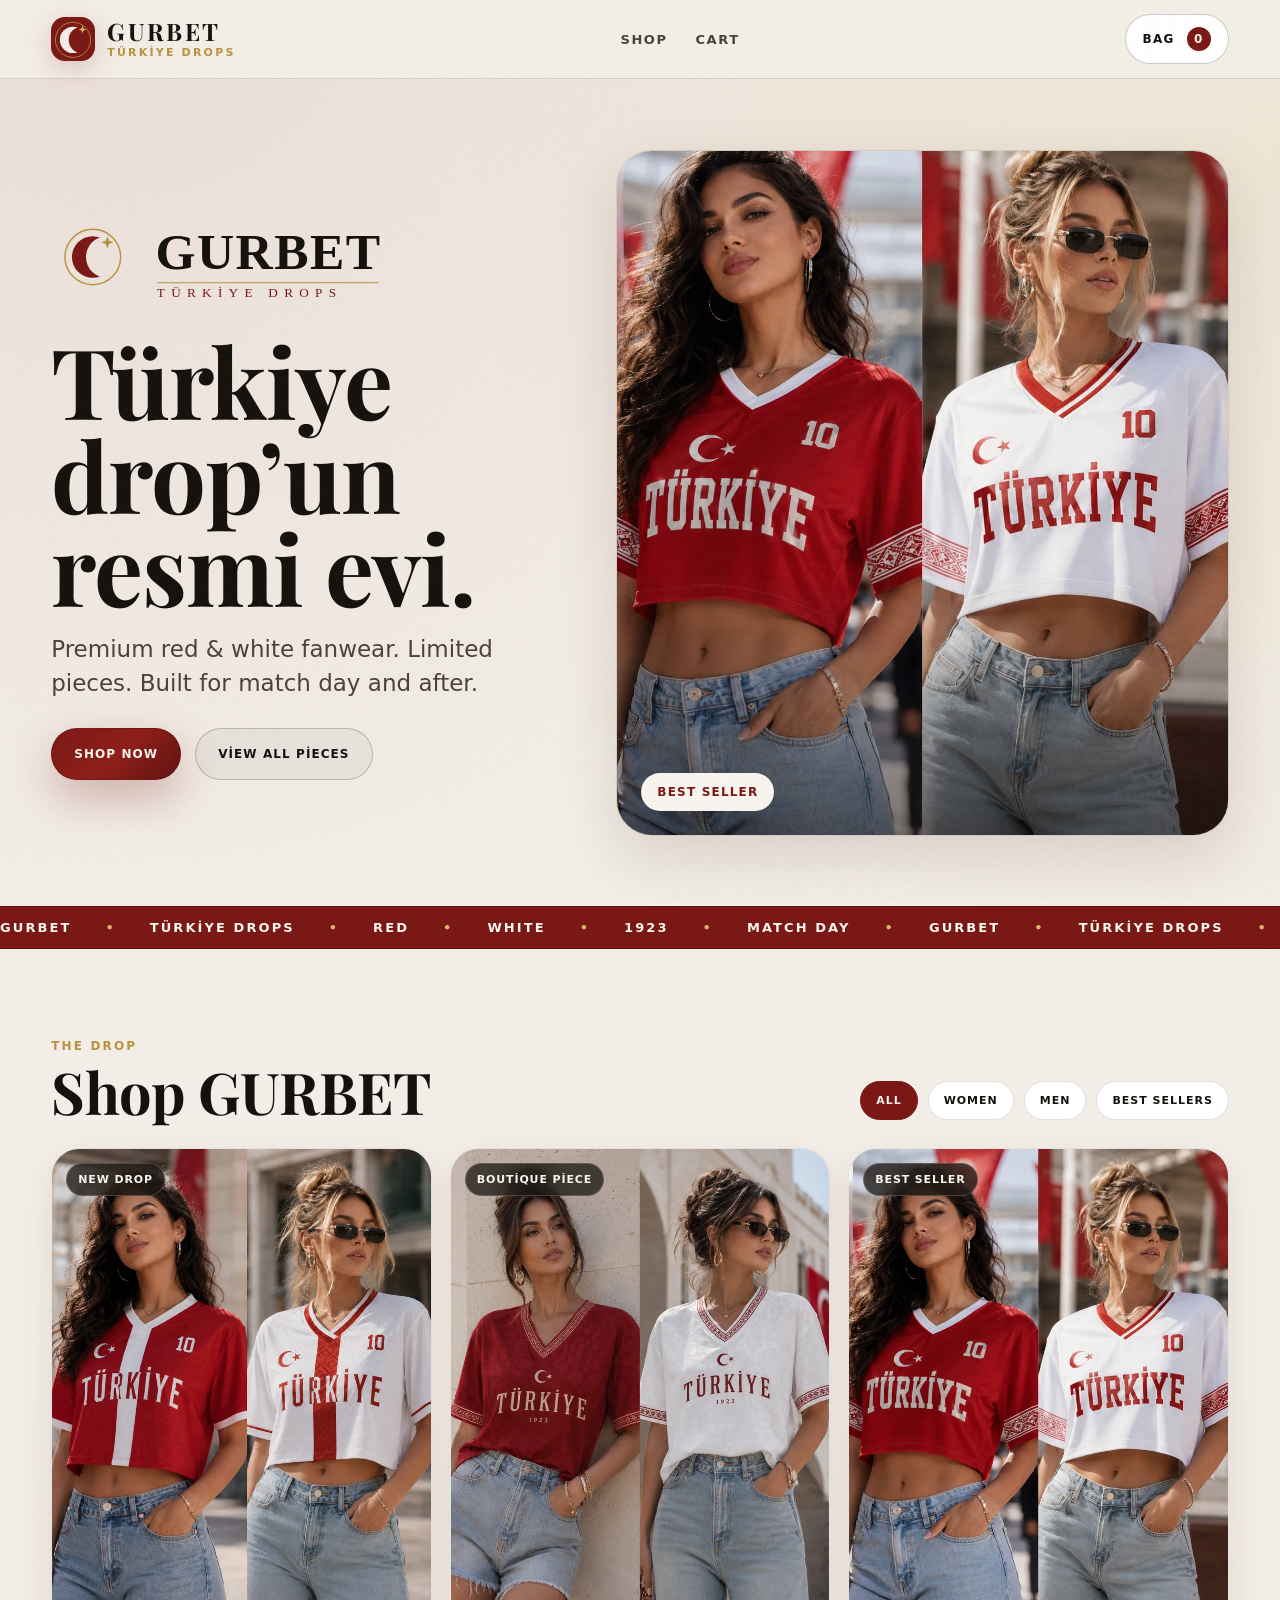
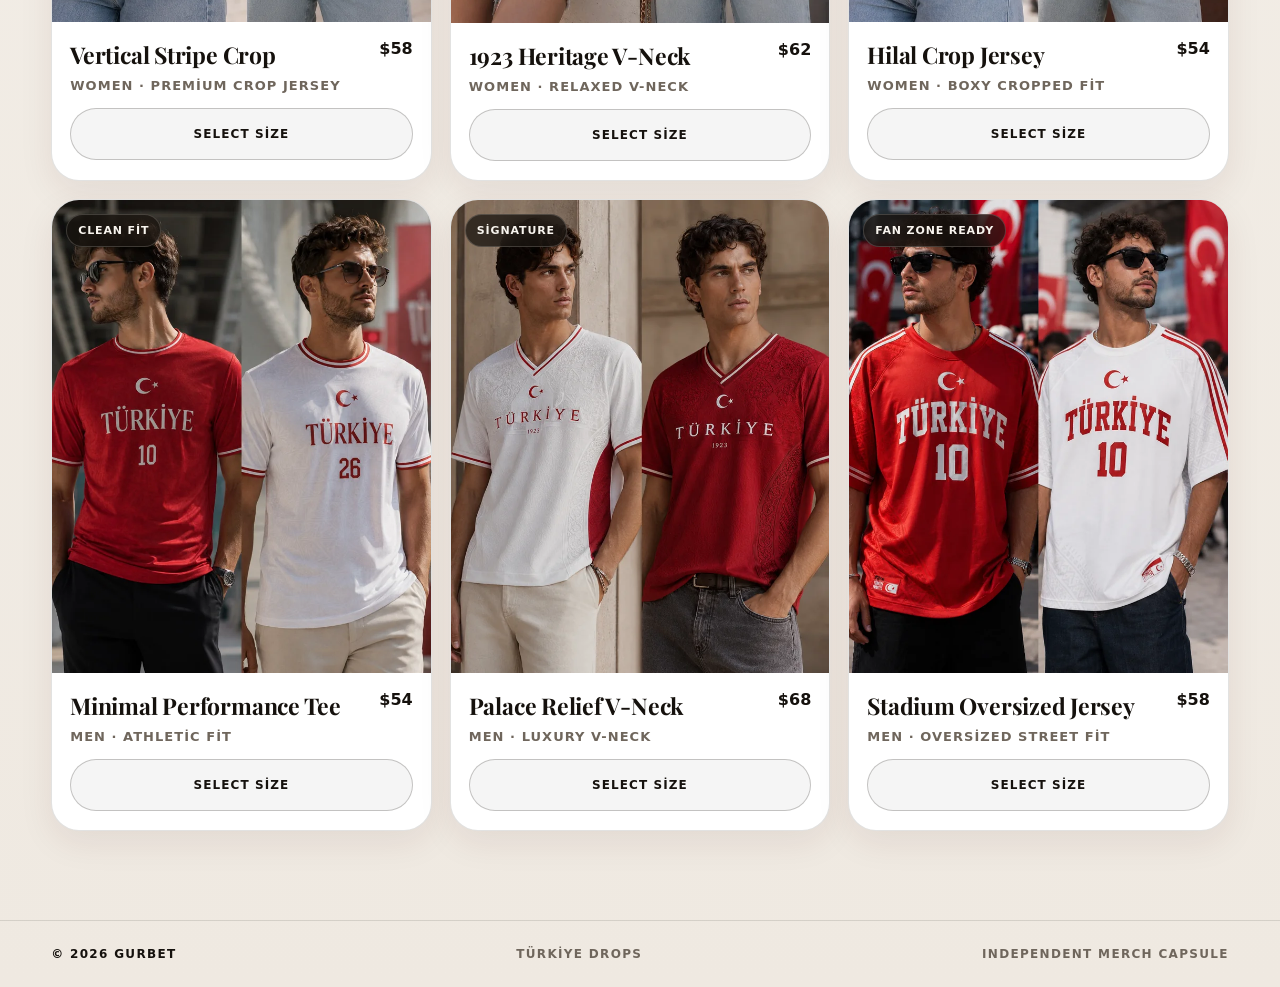
<file: index.html>
<!doctype html>
<html lang="tr">
<head>
  <meta charset="utf-8" />
  <meta name="viewport" content="width=device-width, initial-scale=1, viewport-fit=cover" />
  <title>GURBET | Türkiye Drops</title>
  <meta name="description" content="GURBET Türkiye Drops. Premium Türkiye-inspired merch and fanwear for match day, travel, and diaspora style." />
  <meta property="og:title" content="GURBET | Türkiye Drops" />
  <meta property="og:description" content="Premium Türkiye-inspired merch. Red and white drops, limited pieces." />
  <meta property="og:image" content="assets/og-image.png" />
  <meta property="og:type" content="website" />
  <meta name="twitter:card" content="summary_large_image" />
  <meta name="twitter:image" content="assets/og-image.png" />
  <meta name="theme-color" content="#f2ede6" />
  <link rel="preconnect" href="https://fonts.googleapis.com" />
  <link rel="preconnect" href="https://fonts.gstatic.com" crossorigin />
  <link href="https://fonts.googleapis.com/css2?family=Playfair+Display:wght@500;600;700;800&display=swap" rel="stylesheet" />
  <link rel="icon" href="assets/favicon.ico" sizes="any" />
  <link rel="icon" type="image/svg+xml" href="assets/logo-mark-2026.svg" />
  <link rel="icon" type="image/png" sizes="32x32" href="assets/favicon-32.png" />
  <link rel="icon" type="image/png" sizes="16x16" href="assets/favicon-16.png" />
  <link rel="apple-touch-icon" href="assets/apple-touch-icon.png" />
  <link rel="manifest" href="site.webmanifest" />
  <link rel="stylesheet" href="styles.css" />
</head>
<body data-page="home">
  <div class="noise" aria-hidden="true"></div>
  <header class="site-header">
    <a class="brand" href="index.html" aria-label="GURBET home">
      <img src="assets/logo-mark-2026.svg" alt="" />
      <span><strong>GURBET</strong><small>Türkiye Drops</small></span>
    </a>
    <nav class="nav-links" aria-label="Main navigation">
      <a href="index.html#shop">Shop</a>
      <a href="cart.html">Cart</a>
    </nav>
    <button class="bag-btn" type="button" data-open-cart>Bag <b data-bag-count>0</b></button>
  </header>

  <main>
    <section class="hero shop-hero">
      <div class="hero-copy">
        <img class="hero-logo" src="assets/logo-gurbet-2026.svg" alt="GURBET Türkiye Drops" />
        <h1>Türkiye drop’un resmi evi.</h1>
        <p>Premium red & white fanwear. Limited pieces. Built for match day and after.</p>
        <div class="hero-actions">
          <a class="btn primary" href="#shop">Shop now</a>
          <button class="btn ghost" type="button" data-scroll-to-products>View all pieces</button>
        </div>
      </div>
      <a class="hero-image" href="product.html?id=w-classic-crop" aria-label="Open Hilal Crop Jersey">
        <picture>
          <source srcset="assets/women_classic_crop.webp" type="image/webp">
          <img src="assets/women_classic_crop.jpg" alt="GURBET Türkiye Drops red and white crop jerseys" loading="eager">
        </picture>
        <span>Best seller</span>
      </a>
    </section>

    <section class="ticker" aria-label="Collection tags">
      <div>
        <span>GURBET</span><span>TÜRKİYE DROPS</span><span>RED</span><span>WHITE</span><span>1923</span><span>MATCH DAY</span>
        <span>GURBET</span><span>TÜRKİYE DROPS</span><span>RED</span><span>WHITE</span><span>1923</span><span>MATCH DAY</span>
      </div>
    </section>

    <section class="shop section" id="shop">
      <div class="shop-head">
        <div>
          <p class="eyebrow">The drop</p>
          <h2>Shop GURBET</h2>
        </div>
        <div class="filters" role="group" aria-label="Product filter">
          <button class="filter active" data-filter="all" type="button">All</button>
          <button class="filter" data-filter="women" type="button">Women</button>
          <button class="filter" data-filter="men" type="button">Men</button>
          <button class="filter" data-filter="best" type="button">Best sellers</button>
        </div>
      </div>
      <div class="product-grid" data-product-grid></div>
    </section>
  </main>

  <aside class="cart-drawer" data-cart-drawer aria-hidden="true">
    <div class="cart-panel">
      <div class="cart-top">
        <div><p class="eyebrow">GURBET</p><h2>Your bag</h2></div>
        <button class="icon" type="button" data-close-cart aria-label="Close cart">×</button>
      </div>
      <div class="drawer-items" data-cart-items></div>
      <div class="drawer-bottom">
        <div class="subtotal"><span>Subtotal</span><strong data-subtotal>$0</strong></div>
        <a class="btn primary full" href="checkout.html">Checkout</a>
        <a class="btn ghost full" href="cart.html">View cart</a>
      </div>
    </div>
  </aside>

  <footer class="footer">
    <span>© <span data-year></span> GURBET</span>
    <span>Türkiye Drops</span>
    <span>Independent merch capsule</span>
  </footer>
  <script src="app.js"></script>
</body>
</html>
</file>
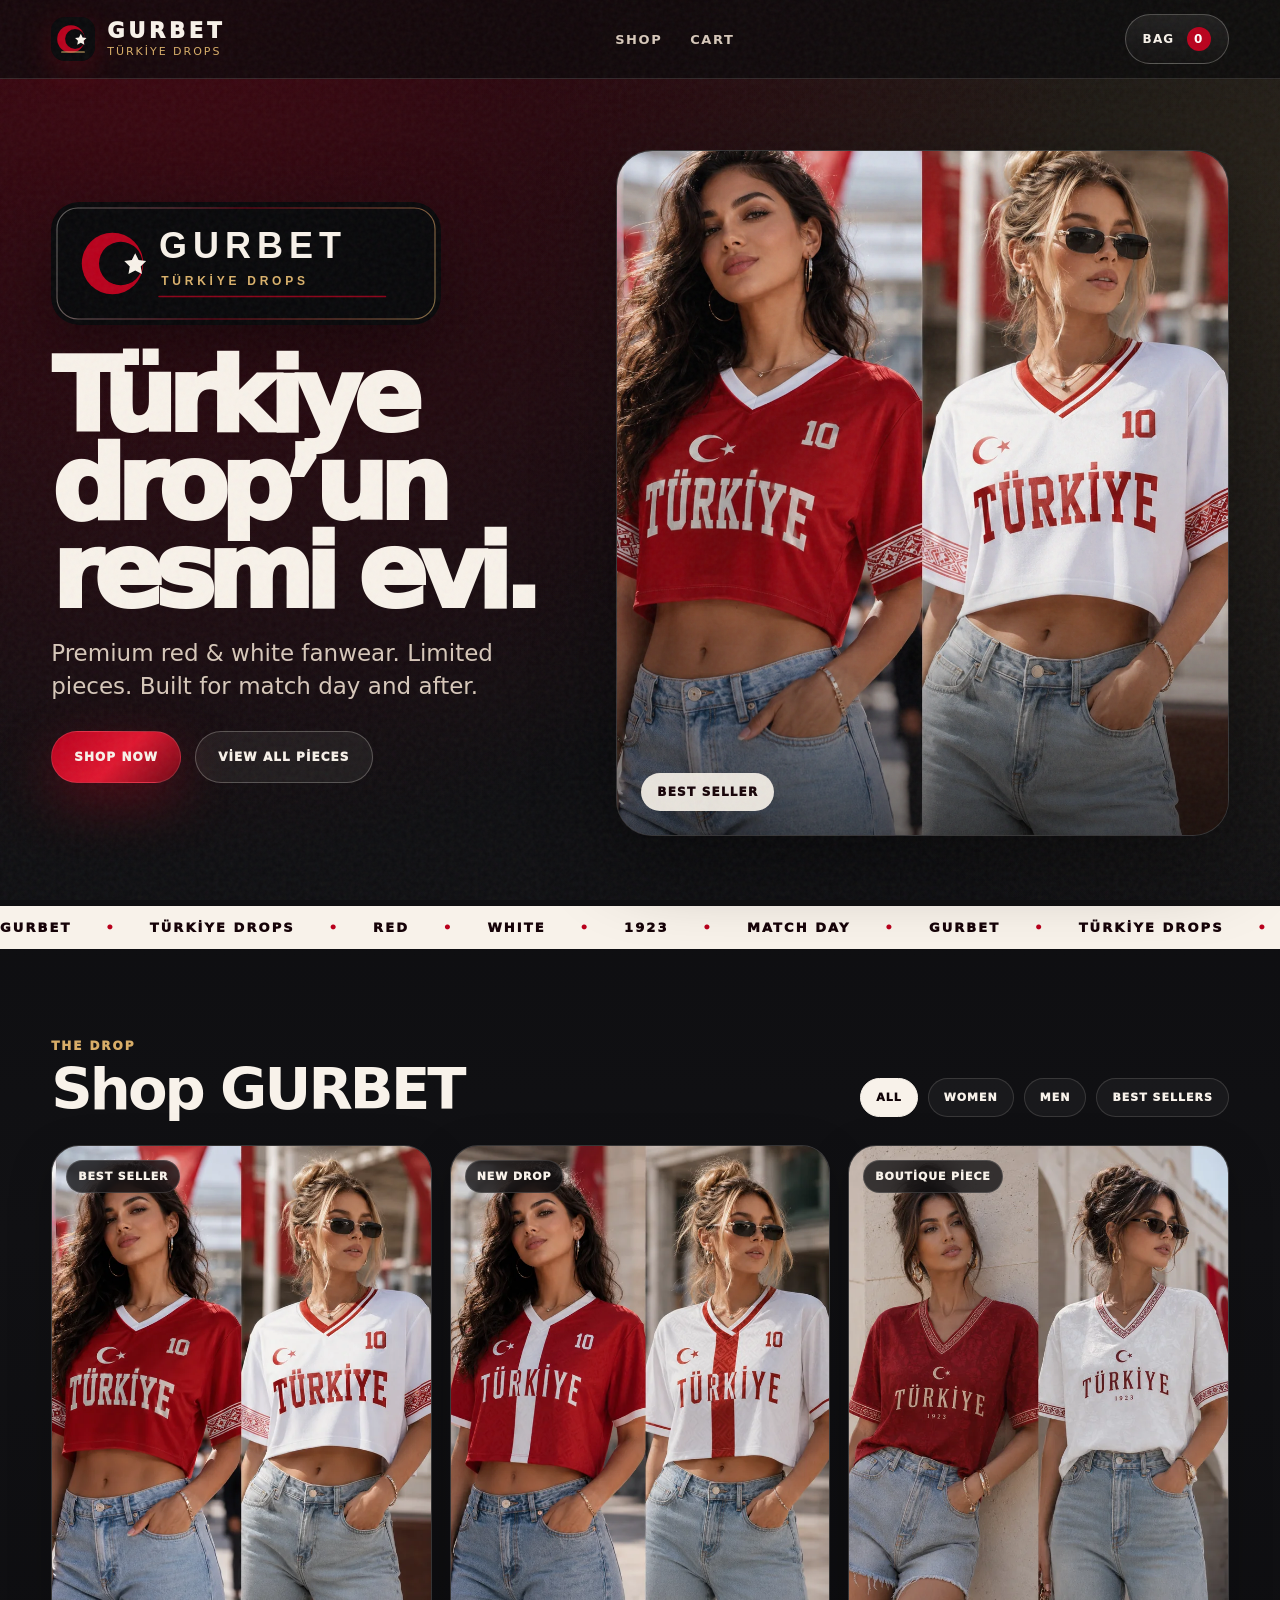
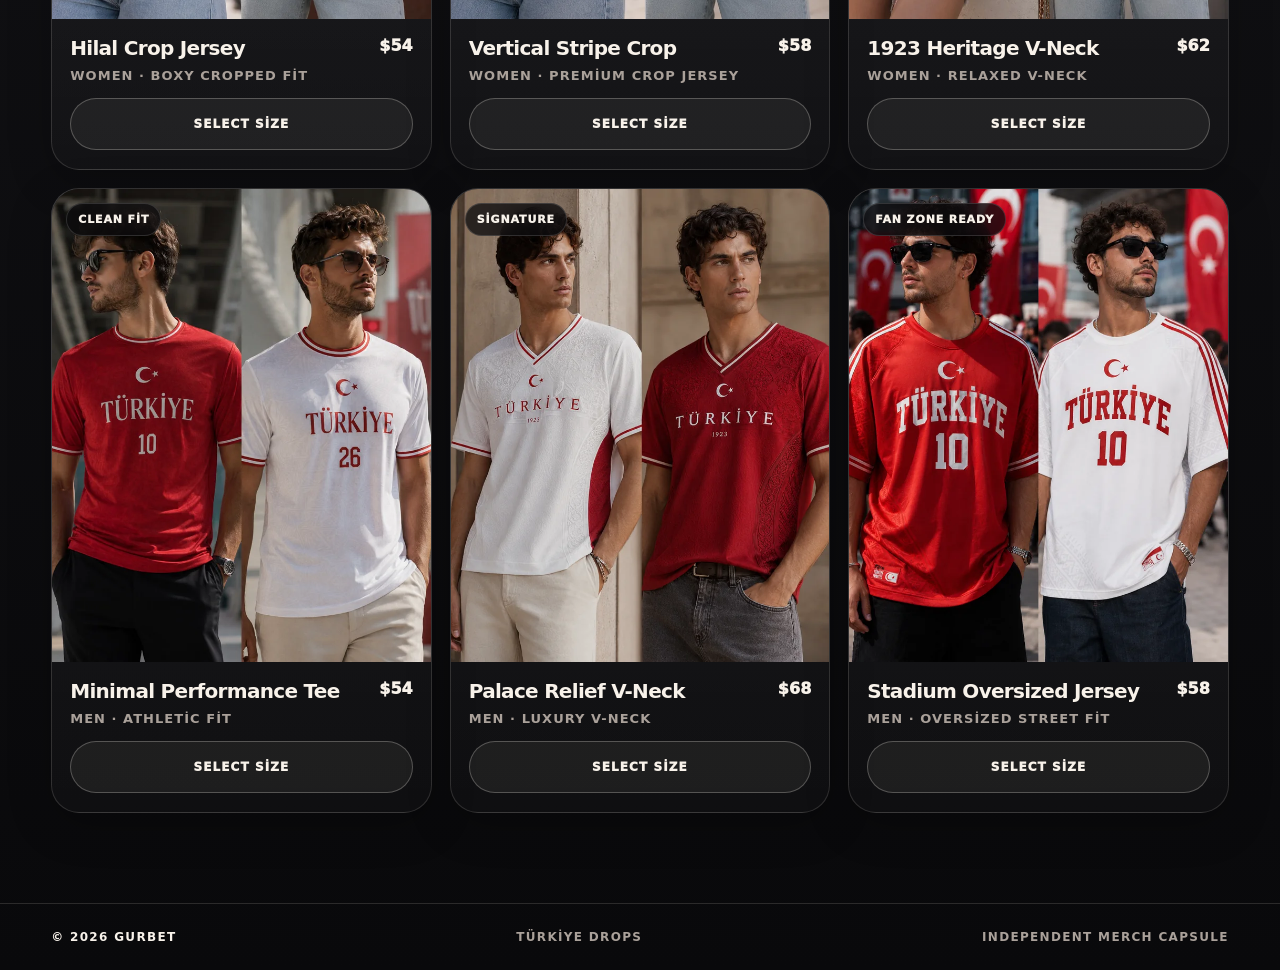
<file: gurbet_official_store/index.html>
<!doctype html>
<html lang="tr">
<head>
  <meta charset="utf-8" />
  <meta name="viewport" content="width=device-width, initial-scale=1, viewport-fit=cover" />
  <title>GURBET | Türkiye Drops</title>
  <meta name="description" content="GURBET Türkiye Drops. Premium Türkiye-inspired merch and fanwear for match day, travel, and diaspora style." />
  <meta property="og:title" content="GURBET | Türkiye Drops" />
  <meta property="og:description" content="Premium Türkiye-inspired merch. Red and white drops, limited pieces." />
  <meta property="og:image" content="assets/og-image.png" />
  <meta property="og:type" content="website" />
  <meta name="twitter:card" content="summary_large_image" />
  <meta name="twitter:image" content="assets/og-image.png" />
  <meta name="theme-color" content="#09090b" />
  <link rel="icon" href="assets/favicon.ico" sizes="any" />
  <link rel="icon" type="image/svg+xml" href="assets/logo-mark.svg" />
  <link rel="icon" type="image/png" sizes="32x32" href="assets/favicon-32.png" />
  <link rel="icon" type="image/png" sizes="16x16" href="assets/favicon-16.png" />
  <link rel="apple-touch-icon" href="assets/apple-touch-icon.png" />
  <link rel="manifest" href="site.webmanifest" />
  <link rel="stylesheet" href="styles.css" />
</head>
<body data-page="home">
  <div class="noise" aria-hidden="true"></div>
  <header class="site-header">
    <a class="brand" href="index.html" aria-label="GURBET home">
      <img src="assets/logo-mark.svg" alt="" />
      <span><strong>GURBET</strong><small>Türkiye Drops</small></span>
    </a>
    <nav class="nav-links" aria-label="Main navigation">
      <a href="index.html#shop">Shop</a>
      <a href="cart.html">Cart</a>
    </nav>
    <button class="bag-btn" type="button" data-open-cart>Bag <b data-bag-count>0</b></button>
  </header>

  <main>
    <section class="hero shop-hero">
      <div class="hero-copy">
        <img class="hero-logo" src="assets/logo-gurbet.svg" alt="GURBET Türkiye Drops" />
        <h1>Türkiye drop’un resmi evi.</h1>
        <p>Premium red & white fanwear. Limited pieces. Built for match day and after.</p>
        <div class="hero-actions">
          <a class="btn primary" href="#shop">Shop now</a>
          <button class="btn ghost" type="button" data-scroll-to-products>View all pieces</button>
        </div>
      </div>
      <a class="hero-image" href="product.html?id=w-classic-crop" aria-label="Open Hilal Crop Jersey">
        <picture>
          <source srcset="assets/women_classic_crop.webp" type="image/webp">
          <img src="assets/women_classic_crop.jpg" alt="GURBET Türkiye Drops red and white crop jerseys" loading="eager">
        </picture>
        <span>Best seller</span>
      </a>
    </section>

    <section class="ticker" aria-label="Collection tags">
      <div>
        <span>GURBET</span><span>TÜRKİYE DROPS</span><span>RED</span><span>WHITE</span><span>1923</span><span>MATCH DAY</span>
        <span>GURBET</span><span>TÜRKİYE DROPS</span><span>RED</span><span>WHITE</span><span>1923</span><span>MATCH DAY</span>
      </div>
    </section>

    <section class="shop section" id="shop">
      <div class="shop-head">
        <div>
          <p class="eyebrow">The drop</p>
          <h2>Shop GURBET</h2>
        </div>
        <div class="filters" role="group" aria-label="Product filter">
          <button class="filter active" data-filter="all" type="button">All</button>
          <button class="filter" data-filter="women" type="button">Women</button>
          <button class="filter" data-filter="men" type="button">Men</button>
          <button class="filter" data-filter="best" type="button">Best sellers</button>
        </div>
      </div>
      <div class="product-grid" data-product-grid></div>
    </section>
  </main>

  <aside class="cart-drawer" data-cart-drawer aria-hidden="true">
    <div class="cart-panel">
      <div class="cart-top">
        <div><p class="eyebrow">GURBET</p><h2>Your bag</h2></div>
        <button class="icon" type="button" data-close-cart aria-label="Close cart">×</button>
      </div>
      <div class="drawer-items" data-cart-items></div>
      <div class="drawer-bottom">
        <div class="subtotal"><span>Subtotal</span><strong data-subtotal>$0</strong></div>
        <a class="btn primary full" href="checkout.html">Checkout</a>
        <a class="btn ghost full" href="cart.html">View cart</a>
      </div>
    </div>
  </aside>

  <footer class="footer">
    <span>© <span data-year></span> GURBET</span>
    <span>Türkiye Drops</span>
    <span>Independent merch capsule</span>
  </footer>
  <script src="app.js"></script>
</body>
</html>
</file>
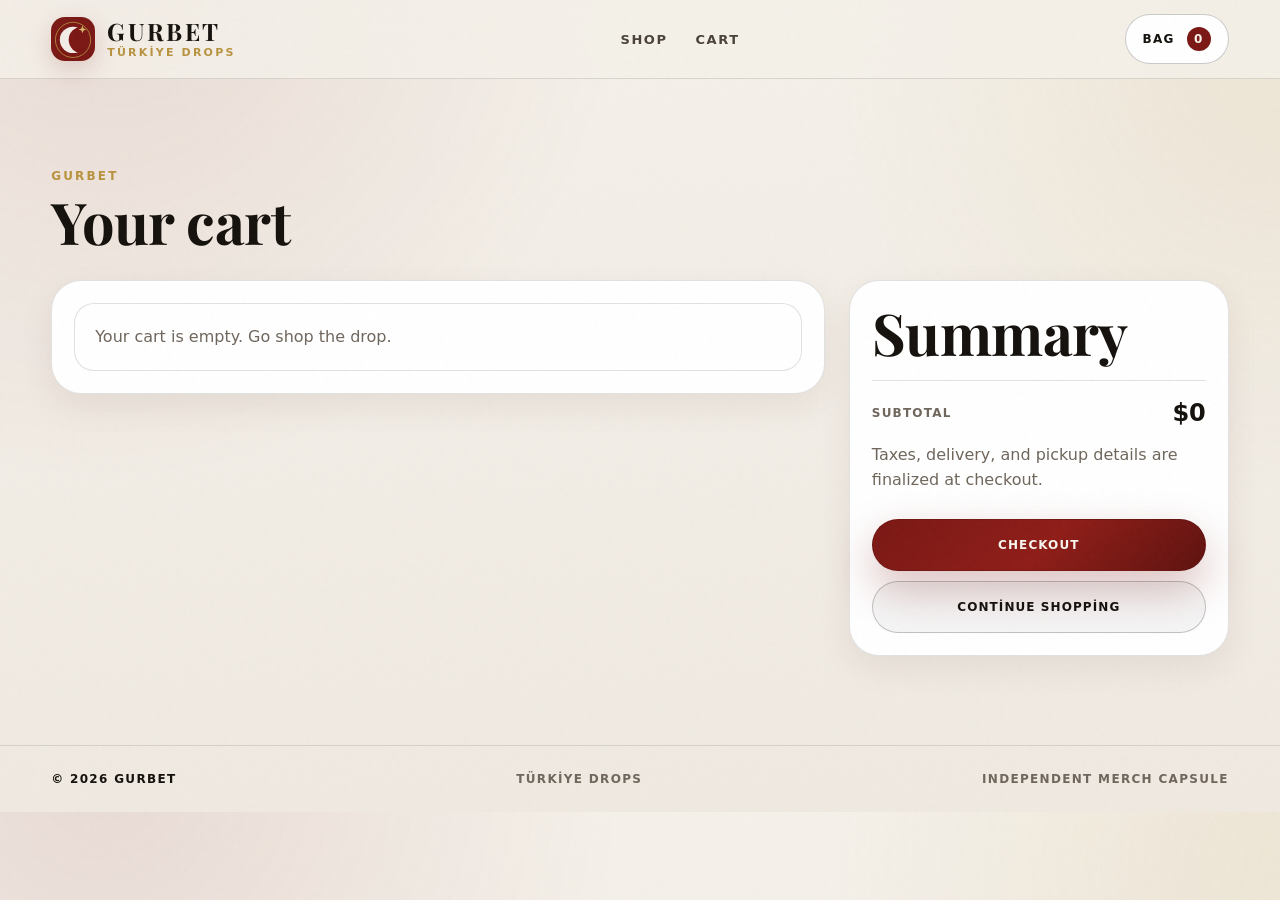
<file: cart.html>
<!doctype html>
<html lang="tr">
<head>
  <meta charset="utf-8" />
  <meta name="viewport" content="width=device-width, initial-scale=1, viewport-fit=cover" />
  <title>Cart | GURBET Türkiye Drops</title>
  <meta name="description" content="Your GURBET Türkiye Drops shopping cart." />
  <meta name="theme-color" content="#f2ede6" />
  <link rel="preconnect" href="https://fonts.googleapis.com" />
  <link rel="preconnect" href="https://fonts.gstatic.com" crossorigin />
  <link href="https://fonts.googleapis.com/css2?family=Playfair+Display:wght@500;600;700;800&display=swap" rel="stylesheet" />
  <link rel="icon" href="assets/favicon.ico" sizes="any" />
  <link rel="icon" type="image/svg+xml" href="assets/logo-mark-2026.svg" />
  <link rel="icon" type="image/png" sizes="32x32" href="assets/favicon-32.png" />
  <link rel="icon" type="image/png" sizes="16x16" href="assets/favicon-16.png" />
  <link rel="apple-touch-icon" href="assets/apple-touch-icon.png" />
  <link rel="manifest" href="site.webmanifest" />
  <link rel="stylesheet" href="styles.css" />
</head>
<body data-page="cart">
  <div class="noise" aria-hidden="true"></div>
  <header class="site-header">
    <a class="brand" href="index.html" aria-label="GURBET home"><img src="assets/logo-mark-2026.svg" alt="" /><span><strong>GURBET</strong><small>Türkiye Drops</small></span></a>
    <nav class="nav-links" aria-label="Main navigation"><a href="index.html#shop">Shop</a><a href="cart.html">Cart</a></nav>
    <button class="bag-btn" type="button" data-open-cart>Bag <b data-bag-count>0</b></button>
  </header>
  <main class="section cart-page">
    <div class="page-title"><p class="eyebrow">GURBET</p><h1>Your cart</h1></div>
    <div class="cart-layout">
      <section class="cart-list" data-cart-page-items></section>
      <aside class="order-summary">
        <h2>Summary</h2>
        <div class="subtotal big"><span>Subtotal</span><strong data-subtotal>$0</strong></div>
        <p>Taxes, delivery, and pickup details are finalized at checkout.</p>
        <a class="btn primary full" href="checkout.html">Checkout</a>
        <a class="btn ghost full" href="index.html#shop">Continue shopping</a>
      </aside>
    </div>
  </main>
  <aside class="cart-drawer" data-cart-drawer aria-hidden="true"><div class="cart-panel"><div class="cart-top"><div><p class="eyebrow">GURBET</p><h2>Your bag</h2></div><button class="icon" type="button" data-close-cart>×</button></div><div class="drawer-items" data-cart-items></div><div class="drawer-bottom"><div class="subtotal"><span>Subtotal</span><strong data-subtotal>$0</strong></div><a class="btn primary full" href="checkout.html">Checkout</a></div></div></aside>
  <footer class="footer"><span>© <span data-year></span> GURBET</span><span>Türkiye Drops</span><span>Independent merch capsule</span></footer>
  <script src="app.js"></script>
</body>
</html>
</file>
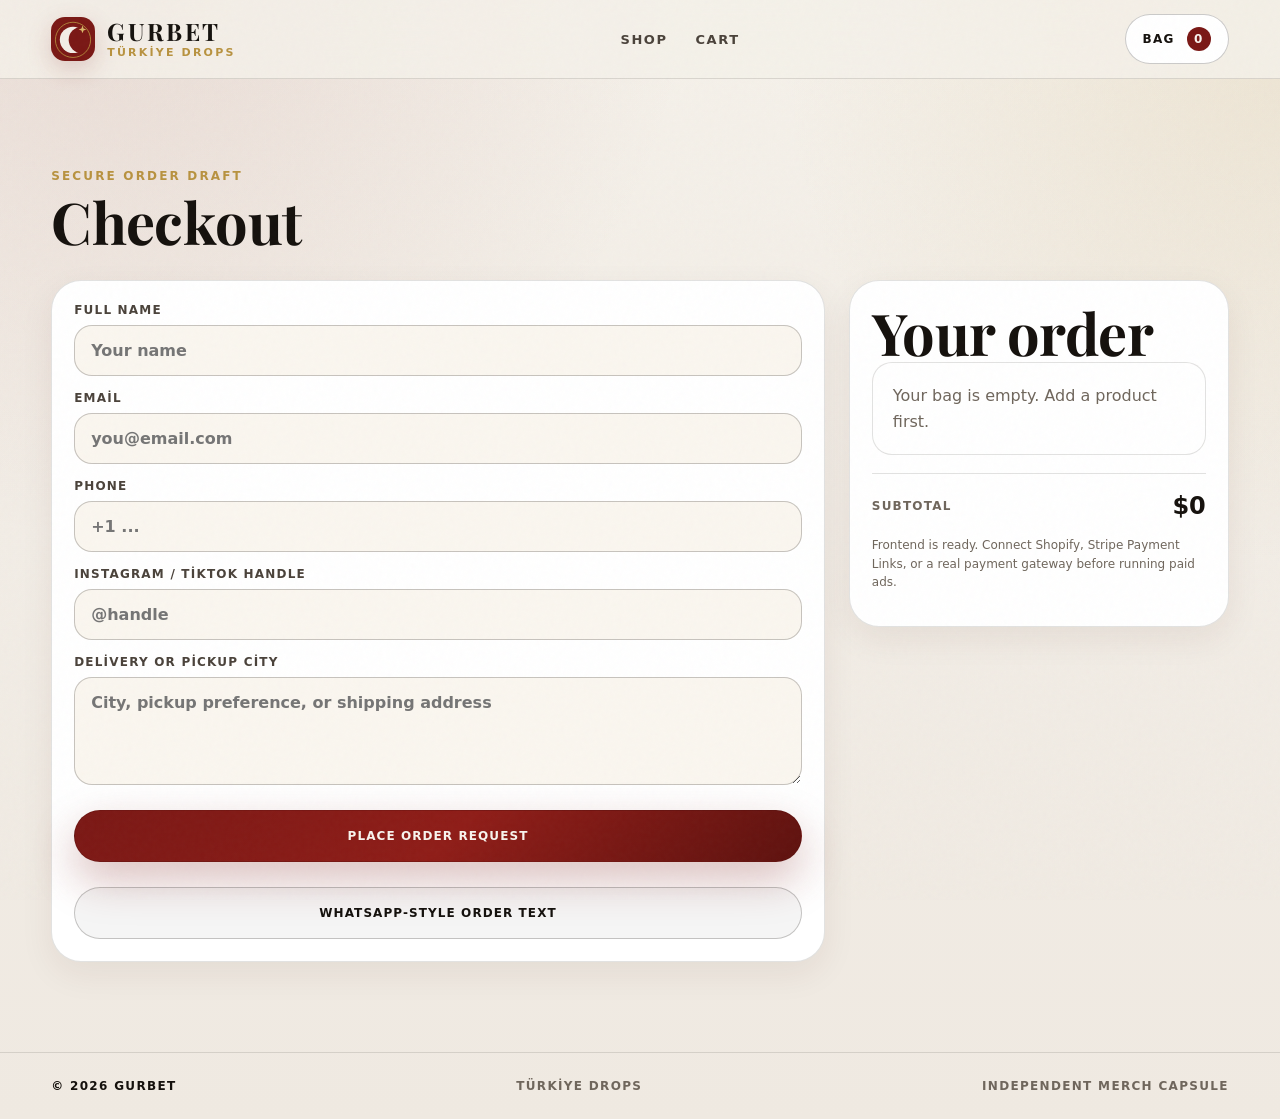
<file: checkout.html>
<!doctype html>
<html lang="tr">
<head>
  <meta charset="utf-8" />
  <meta name="viewport" content="width=device-width, initial-scale=1, viewport-fit=cover" />
  <title>Checkout | GURBET Türkiye Drops</title>
  <meta name="description" content="GURBET Türkiye Drops checkout." />
  <meta name="theme-color" content="#f2ede6" />
  <link rel="preconnect" href="https://fonts.googleapis.com" />
  <link rel="preconnect" href="https://fonts.gstatic.com" crossorigin />
  <link href="https://fonts.googleapis.com/css2?family=Playfair+Display:wght@500;600;700;800&display=swap" rel="stylesheet" />
  <link rel="icon" href="assets/favicon.ico" sizes="any" />
  <link rel="icon" type="image/svg+xml" href="assets/logo-mark-2026.svg" />
  <link rel="icon" type="image/png" sizes="32x32" href="assets/favicon-32.png" />
  <link rel="icon" type="image/png" sizes="16x16" href="assets/favicon-16.png" />
  <link rel="apple-touch-icon" href="assets/apple-touch-icon.png" />
  <link rel="manifest" href="site.webmanifest" />
  <link rel="stylesheet" href="styles.css" />
</head>
<body data-page="checkout">
  <div class="noise" aria-hidden="true"></div>
  <header class="site-header">
    <a class="brand" href="index.html" aria-label="GURBET home"><img src="assets/logo-mark-2026.svg" alt="" /><span><strong>GURBET</strong><small>Türkiye Drops</small></span></a>
    <nav class="nav-links" aria-label="Main navigation"><a href="index.html#shop">Shop</a><a href="cart.html">Cart</a></nav>
    <button class="bag-btn" type="button" data-open-cart>Bag <b data-bag-count>0</b></button>
  </header>
  <main class="section checkout-page">
    <div class="page-title"><p class="eyebrow">Secure order draft</p><h1>Checkout</h1></div>
    <div class="checkout-layout">
      <form class="checkout-form" data-checkout-form>
        <label>Full name<input name="name" autocomplete="name" required placeholder="Your name" /></label>
        <label>Email<input name="email" type="email" autocomplete="email" required placeholder="you@email.com" /></label>
        <label>Phone<input name="phone" autocomplete="tel" placeholder="+1 ..." /></label>
        <label>Instagram / TikTok handle<input name="handle" placeholder="@handle" /></label>
        <label>Delivery or pickup city<textarea name="delivery" rows="4" placeholder="City, pickup preference, or shipping address"></textarea></label>
        <button class="btn primary full" type="submit">Place order request</button>
        <button class="btn ghost full" type="button" data-whatsapp-order>WhatsApp-style order text</button>
      </form>
      <aside class="order-summary checkout-summary">
        <h2>Your order</h2>
        <div data-checkout-items></div>
        <div class="subtotal big"><span>Subtotal</span><strong data-subtotal>$0</strong></div>
        <p class="micro">Frontend is ready. Connect Shopify, Stripe Payment Links, or a real payment gateway before running paid ads.</p>
      </aside>
    </div>
  </main>
  <aside class="cart-drawer" data-cart-drawer aria-hidden="true"><div class="cart-panel"><div class="cart-top"><div><p class="eyebrow">GURBET</p><h2>Your bag</h2></div><button class="icon" type="button" data-close-cart>×</button></div><div class="drawer-items" data-cart-items></div><div class="drawer-bottom"><div class="subtotal"><span>Subtotal</span><strong data-subtotal>$0</strong></div><a class="btn primary full" href="checkout.html">Checkout</a></div></div></aside>
  <footer class="footer"><span>© <span data-year></span> GURBET</span><span>Türkiye Drops</span><span>Independent merch capsule</span></footer>
  <script src="app.js"></script>
</body>
</html>
</file>
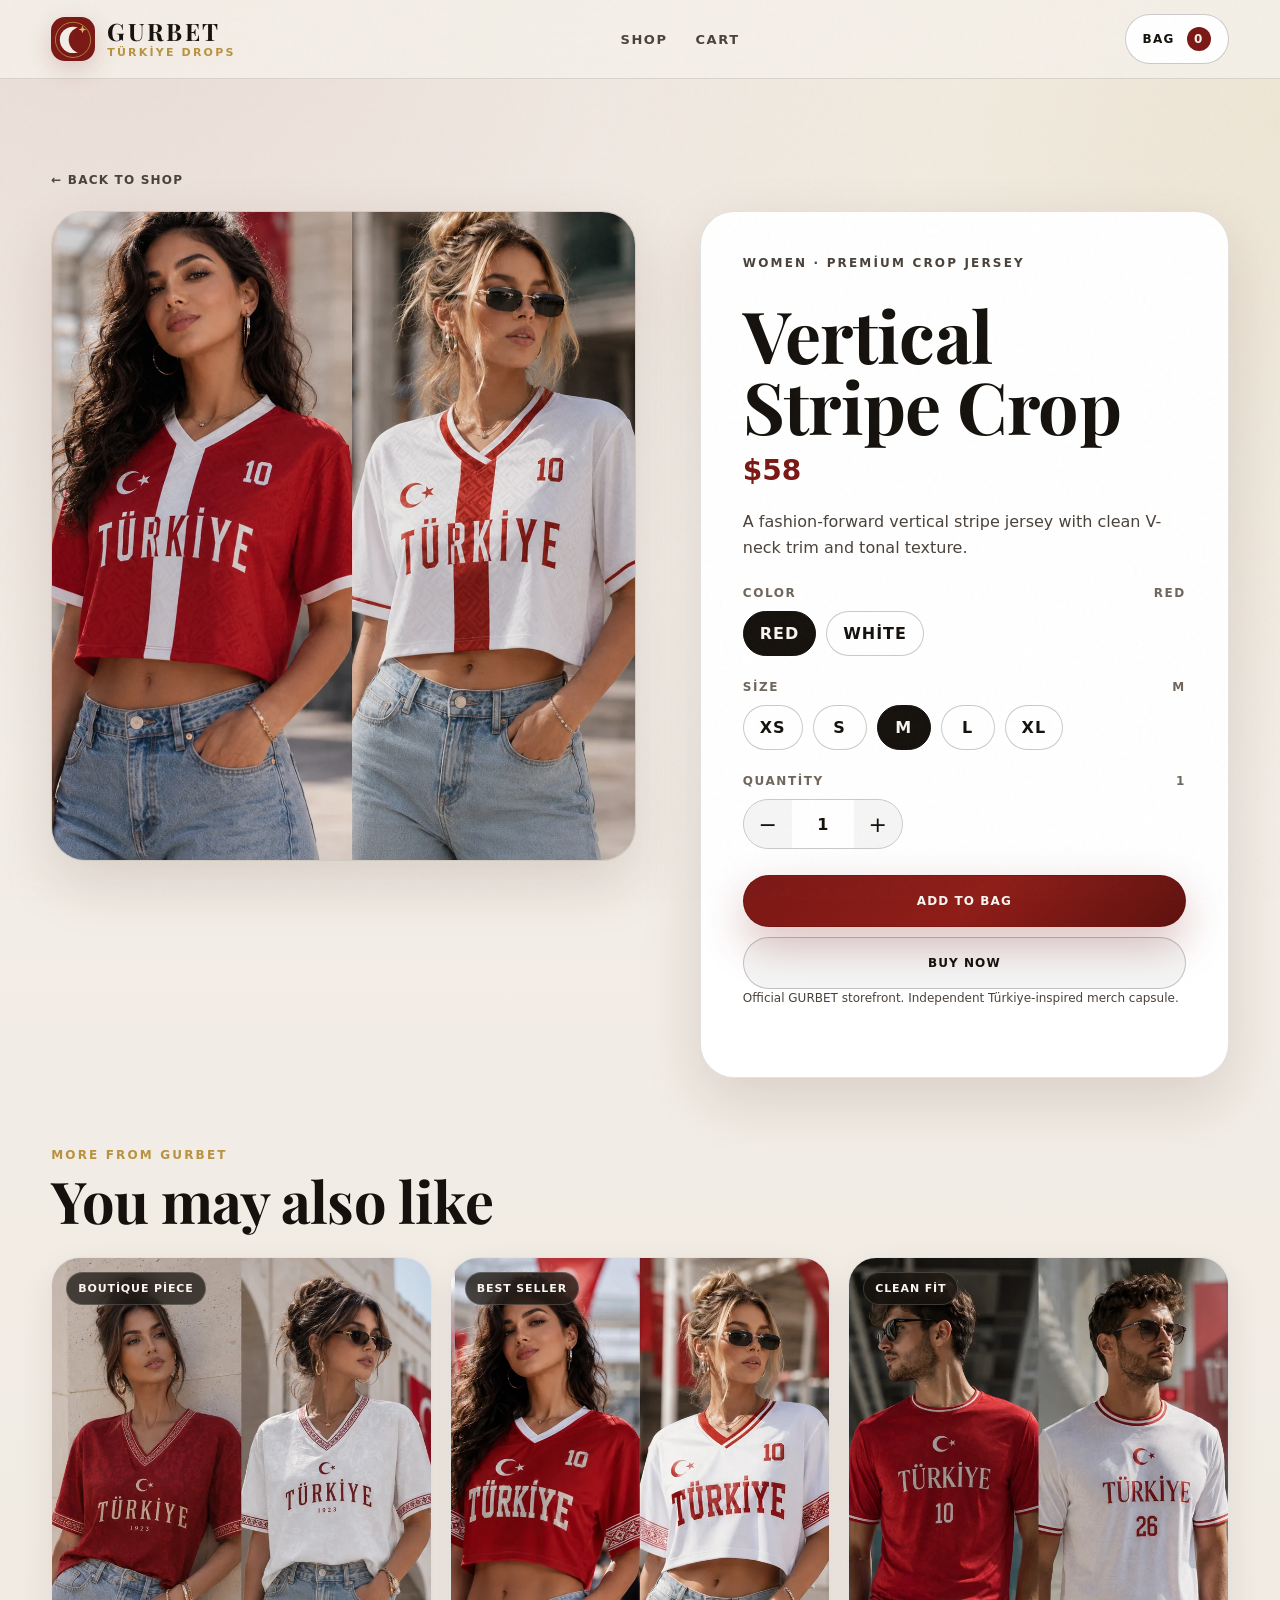
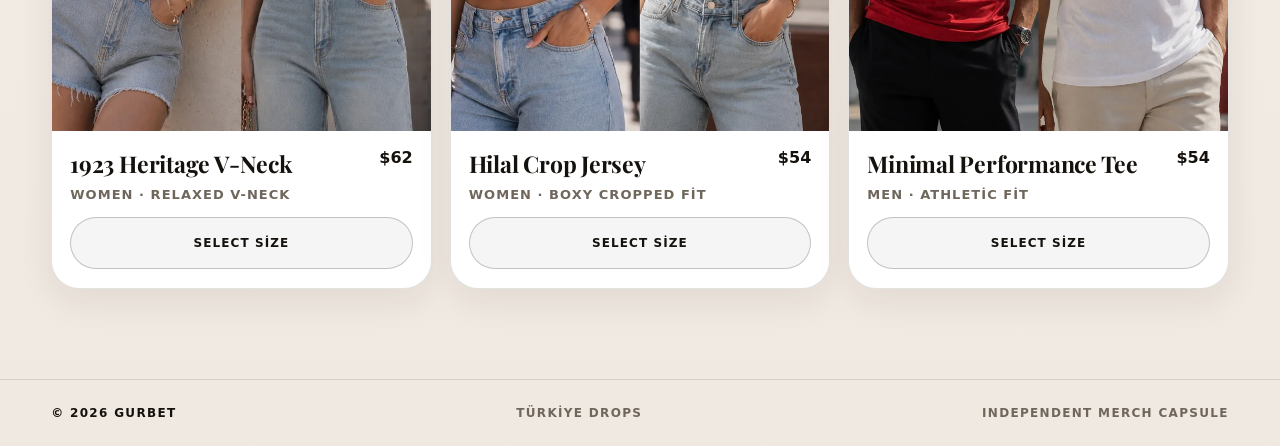
<file: product.html>
<!doctype html>
<html lang="tr">
<head>
  <meta charset="utf-8" />
  <meta name="viewport" content="width=device-width, initial-scale=1, viewport-fit=cover" />
  <title>Product | GURBET Türkiye Drops</title>
  <meta name="description" content="Shop GURBET Türkiye Drops product page with size, color, quantity, and add to bag." />
  <meta name="theme-color" content="#f2ede6" />
  <link rel="preconnect" href="https://fonts.googleapis.com" />
  <link rel="preconnect" href="https://fonts.gstatic.com" crossorigin />
  <link href="https://fonts.googleapis.com/css2?family=Playfair+Display:wght@500;600;700;800&display=swap" rel="stylesheet" />
  <link rel="icon" href="assets/favicon.ico" sizes="any" />
  <link rel="icon" type="image/svg+xml" href="assets/logo-mark-2026.svg" />
  <link rel="icon" type="image/png" sizes="32x32" href="assets/favicon-32.png" />
  <link rel="icon" type="image/png" sizes="16x16" href="assets/favicon-16.png" />
  <link rel="apple-touch-icon" href="assets/apple-touch-icon.png" />
  <link rel="manifest" href="site.webmanifest" />
  <link rel="stylesheet" href="styles.css" />
</head>
<body data-page="product">
  <div class="noise" aria-hidden="true"></div>
  <header class="site-header">
    <a class="brand" href="index.html" aria-label="GURBET home">
      <img src="assets/logo-mark-2026.svg" alt="" />
      <span><strong>GURBET</strong><small>Türkiye Drops</small></span>
    </a>
    <nav class="nav-links" aria-label="Main navigation">
      <a href="index.html#shop">Shop</a>
      <a href="cart.html">Cart</a>
    </nav>
    <button class="bag-btn" type="button" data-open-cart>Bag <b data-bag-count>0</b></button>
  </header>

  <main class="product-page section">
    <a class="back-link" href="index.html#shop">← Back to shop</a>
    <section class="product-detail" data-product-detail></section>
    <section class="related-wrap">
      <div class="shop-head"><div><p class="eyebrow">More from GURBET</p><h2>You may also like</h2></div></div>
      <div class="product-grid compact" data-related-products></div>
    </section>
  </main>

  <aside class="cart-drawer" data-cart-drawer aria-hidden="true">
    <div class="cart-panel">
      <div class="cart-top">
        <div><p class="eyebrow">GURBET</p><h2>Your bag</h2></div>
        <button class="icon" type="button" data-close-cart aria-label="Close cart">×</button>
      </div>
      <div class="drawer-items" data-cart-items></div>
      <div class="drawer-bottom">
        <div class="subtotal"><span>Subtotal</span><strong data-subtotal>$0</strong></div>
        <a class="btn primary full" href="checkout.html">Checkout</a>
        <a class="btn ghost full" href="cart.html">View cart</a>
      </div>
    </div>
  </aside>

  <footer class="footer"><span>© <span data-year></span> GURBET</span><span>Türkiye Drops</span><span>Independent merch capsule</span></footer>
  <script src="app.js"></script>
</body>
</html>
</file>
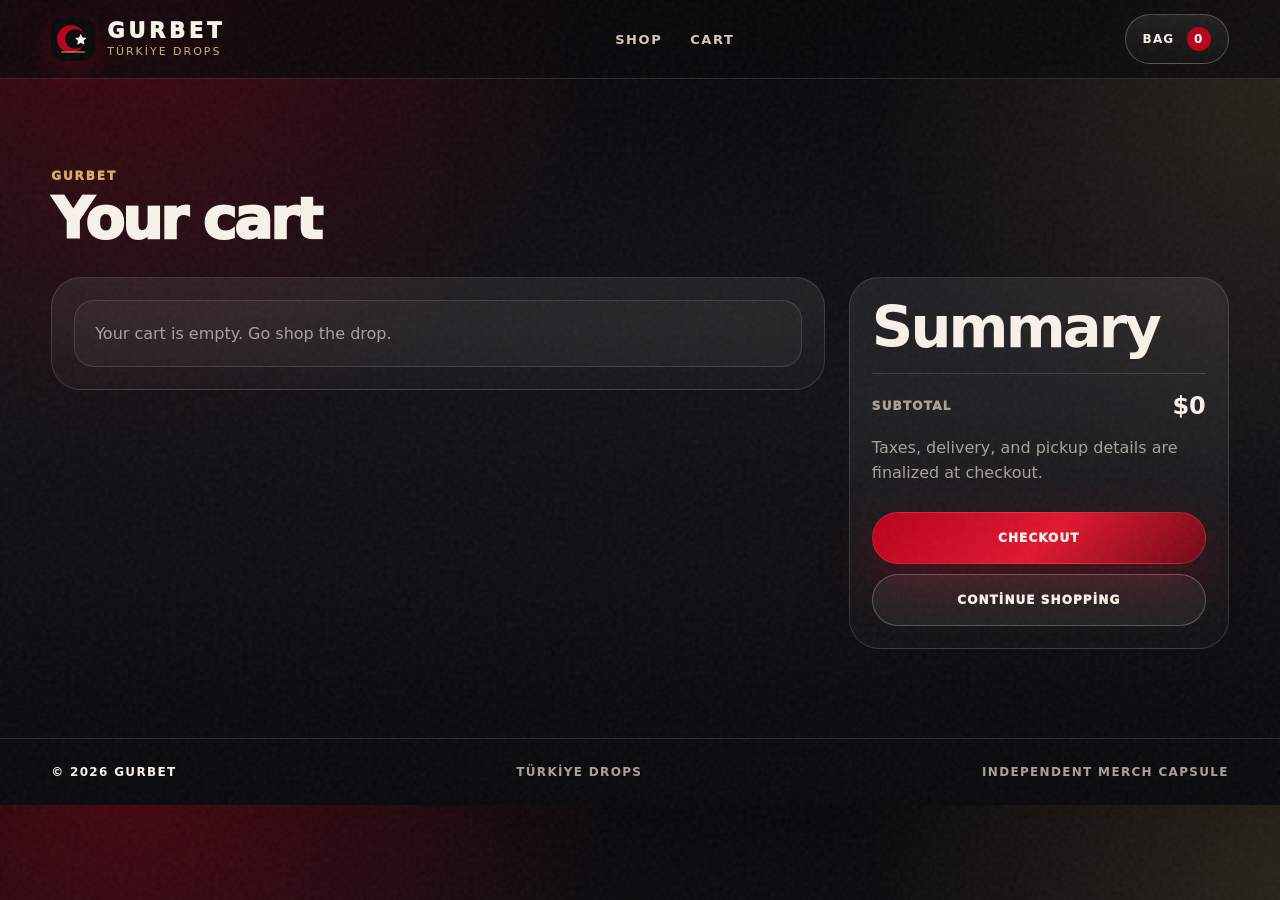
<file: gurbet_official_store/cart.html>
<!doctype html>
<html lang="tr">
<head>
  <meta charset="utf-8" />
  <meta name="viewport" content="width=device-width, initial-scale=1, viewport-fit=cover" />
  <title>Cart | GURBET Türkiye Drops</title>
  <meta name="description" content="Your GURBET Türkiye Drops shopping cart." />
  <meta name="theme-color" content="#09090b" />
  <link rel="icon" href="assets/favicon.ico" sizes="any" />
  <link rel="icon" type="image/svg+xml" href="assets/logo-mark.svg" />
  <link rel="icon" type="image/png" sizes="32x32" href="assets/favicon-32.png" />
  <link rel="icon" type="image/png" sizes="16x16" href="assets/favicon-16.png" />
  <link rel="apple-touch-icon" href="assets/apple-touch-icon.png" />
  <link rel="manifest" href="site.webmanifest" />
  <link rel="stylesheet" href="styles.css" />
</head>
<body data-page="cart">
  <div class="noise" aria-hidden="true"></div>
  <header class="site-header">
    <a class="brand" href="index.html" aria-label="GURBET home"><img src="assets/logo-mark.svg" alt="" /><span><strong>GURBET</strong><small>Türkiye Drops</small></span></a>
    <nav class="nav-links" aria-label="Main navigation"><a href="index.html#shop">Shop</a><a href="cart.html">Cart</a></nav>
    <button class="bag-btn" type="button" data-open-cart>Bag <b data-bag-count>0</b></button>
  </header>
  <main class="section cart-page">
    <div class="page-title"><p class="eyebrow">GURBET</p><h1>Your cart</h1></div>
    <div class="cart-layout">
      <section class="cart-list" data-cart-page-items></section>
      <aside class="order-summary">
        <h2>Summary</h2>
        <div class="subtotal big"><span>Subtotal</span><strong data-subtotal>$0</strong></div>
        <p>Taxes, delivery, and pickup details are finalized at checkout.</p>
        <a class="btn primary full" href="checkout.html">Checkout</a>
        <a class="btn ghost full" href="index.html#shop">Continue shopping</a>
      </aside>
    </div>
  </main>
  <aside class="cart-drawer" data-cart-drawer aria-hidden="true"><div class="cart-panel"><div class="cart-top"><div><p class="eyebrow">GURBET</p><h2>Your bag</h2></div><button class="icon" type="button" data-close-cart>×</button></div><div class="drawer-items" data-cart-items></div><div class="drawer-bottom"><div class="subtotal"><span>Subtotal</span><strong data-subtotal>$0</strong></div><a class="btn primary full" href="checkout.html">Checkout</a></div></div></aside>
  <footer class="footer"><span>© <span data-year></span> GURBET</span><span>Türkiye Drops</span><span>Independent merch capsule</span></footer>
  <script src="app.js"></script>
</body>
</html>
</file>
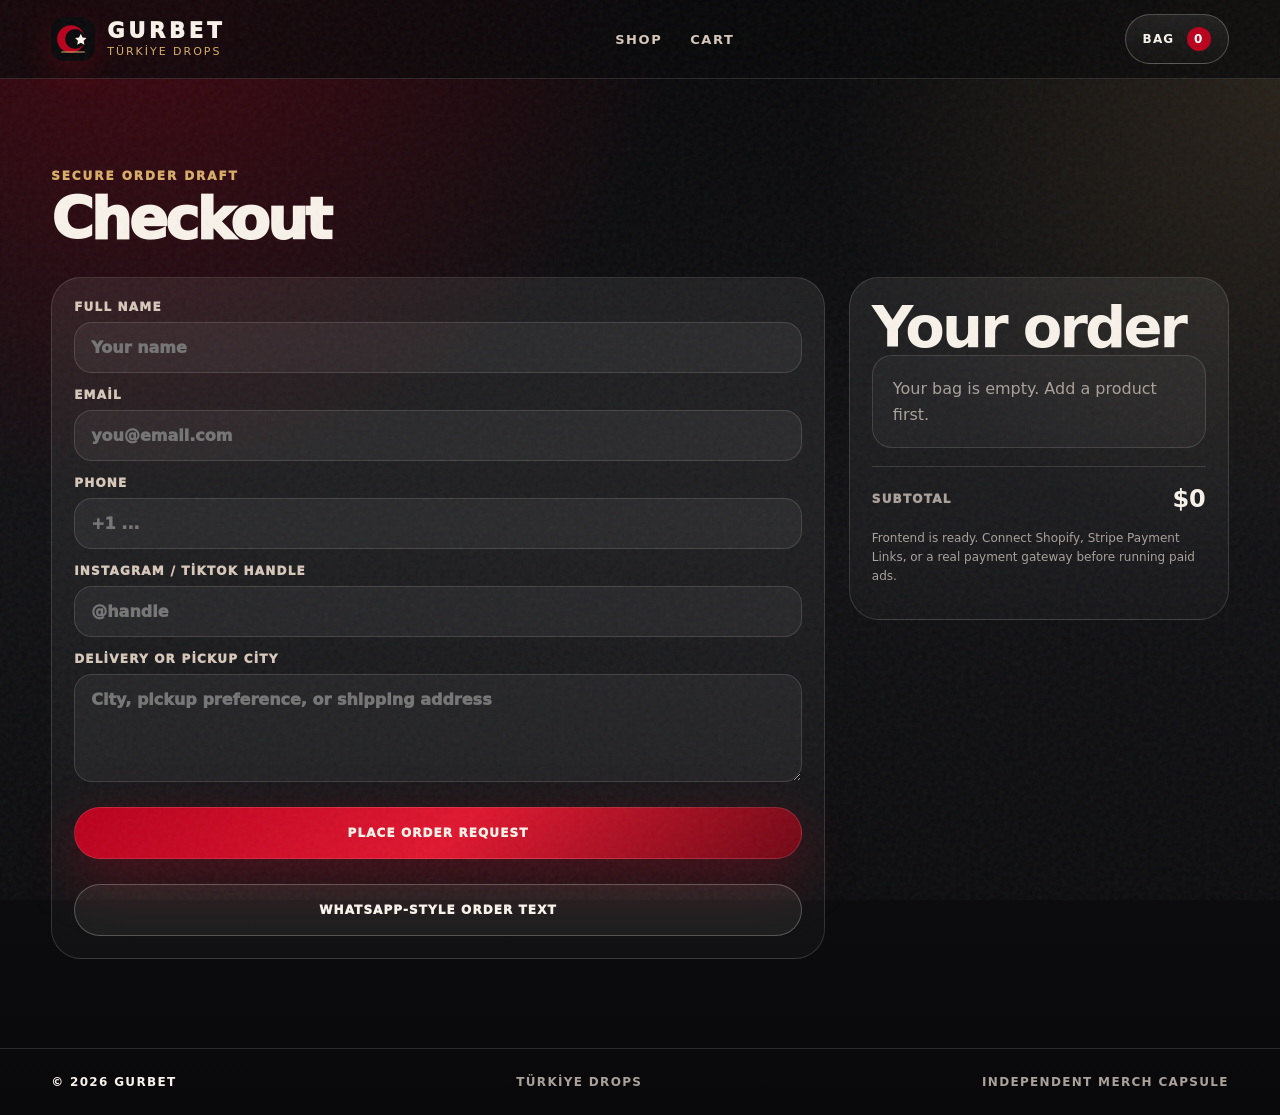
<file: gurbet_official_store/checkout.html>
<!doctype html>
<html lang="tr">
<head>
  <meta charset="utf-8" />
  <meta name="viewport" content="width=device-width, initial-scale=1, viewport-fit=cover" />
  <title>Checkout | GURBET Türkiye Drops</title>
  <meta name="description" content="GURBET Türkiye Drops checkout." />
  <meta name="theme-color" content="#09090b" />
  <link rel="icon" href="assets/favicon.ico" sizes="any" />
  <link rel="icon" type="image/svg+xml" href="assets/logo-mark.svg" />
  <link rel="icon" type="image/png" sizes="32x32" href="assets/favicon-32.png" />
  <link rel="icon" type="image/png" sizes="16x16" href="assets/favicon-16.png" />
  <link rel="apple-touch-icon" href="assets/apple-touch-icon.png" />
  <link rel="manifest" href="site.webmanifest" />
  <link rel="stylesheet" href="styles.css" />
</head>
<body data-page="checkout">
  <div class="noise" aria-hidden="true"></div>
  <header class="site-header">
    <a class="brand" href="index.html" aria-label="GURBET home"><img src="assets/logo-mark.svg" alt="" /><span><strong>GURBET</strong><small>Türkiye Drops</small></span></a>
    <nav class="nav-links" aria-label="Main navigation"><a href="index.html#shop">Shop</a><a href="cart.html">Cart</a></nav>
    <button class="bag-btn" type="button" data-open-cart>Bag <b data-bag-count>0</b></button>
  </header>
  <main class="section checkout-page">
    <div class="page-title"><p class="eyebrow">Secure order draft</p><h1>Checkout</h1></div>
    <div class="checkout-layout">
      <form class="checkout-form" data-checkout-form>
        <label>Full name<input name="name" autocomplete="name" required placeholder="Your name" /></label>
        <label>Email<input name="email" type="email" autocomplete="email" required placeholder="you@email.com" /></label>
        <label>Phone<input name="phone" autocomplete="tel" placeholder="+1 ..." /></label>
        <label>Instagram / TikTok handle<input name="handle" placeholder="@handle" /></label>
        <label>Delivery or pickup city<textarea name="delivery" rows="4" placeholder="City, pickup preference, or shipping address"></textarea></label>
        <button class="btn primary full" type="submit">Place order request</button>
        <button class="btn ghost full" type="button" data-whatsapp-order>WhatsApp-style order text</button>
      </form>
      <aside class="order-summary checkout-summary">
        <h2>Your order</h2>
        <div data-checkout-items></div>
        <div class="subtotal big"><span>Subtotal</span><strong data-subtotal>$0</strong></div>
        <p class="micro">Frontend is ready. Connect Shopify, Stripe Payment Links, or a real payment gateway before running paid ads.</p>
      </aside>
    </div>
  </main>
  <aside class="cart-drawer" data-cart-drawer aria-hidden="true"><div class="cart-panel"><div class="cart-top"><div><p class="eyebrow">GURBET</p><h2>Your bag</h2></div><button class="icon" type="button" data-close-cart>×</button></div><div class="drawer-items" data-cart-items></div><div class="drawer-bottom"><div class="subtotal"><span>Subtotal</span><strong data-subtotal>$0</strong></div><a class="btn primary full" href="checkout.html">Checkout</a></div></div></aside>
  <footer class="footer"><span>© <span data-year></span> GURBET</span><span>Türkiye Drops</span><span>Independent merch capsule</span></footer>
  <script src="app.js"></script>
</body>
</html>
</file>
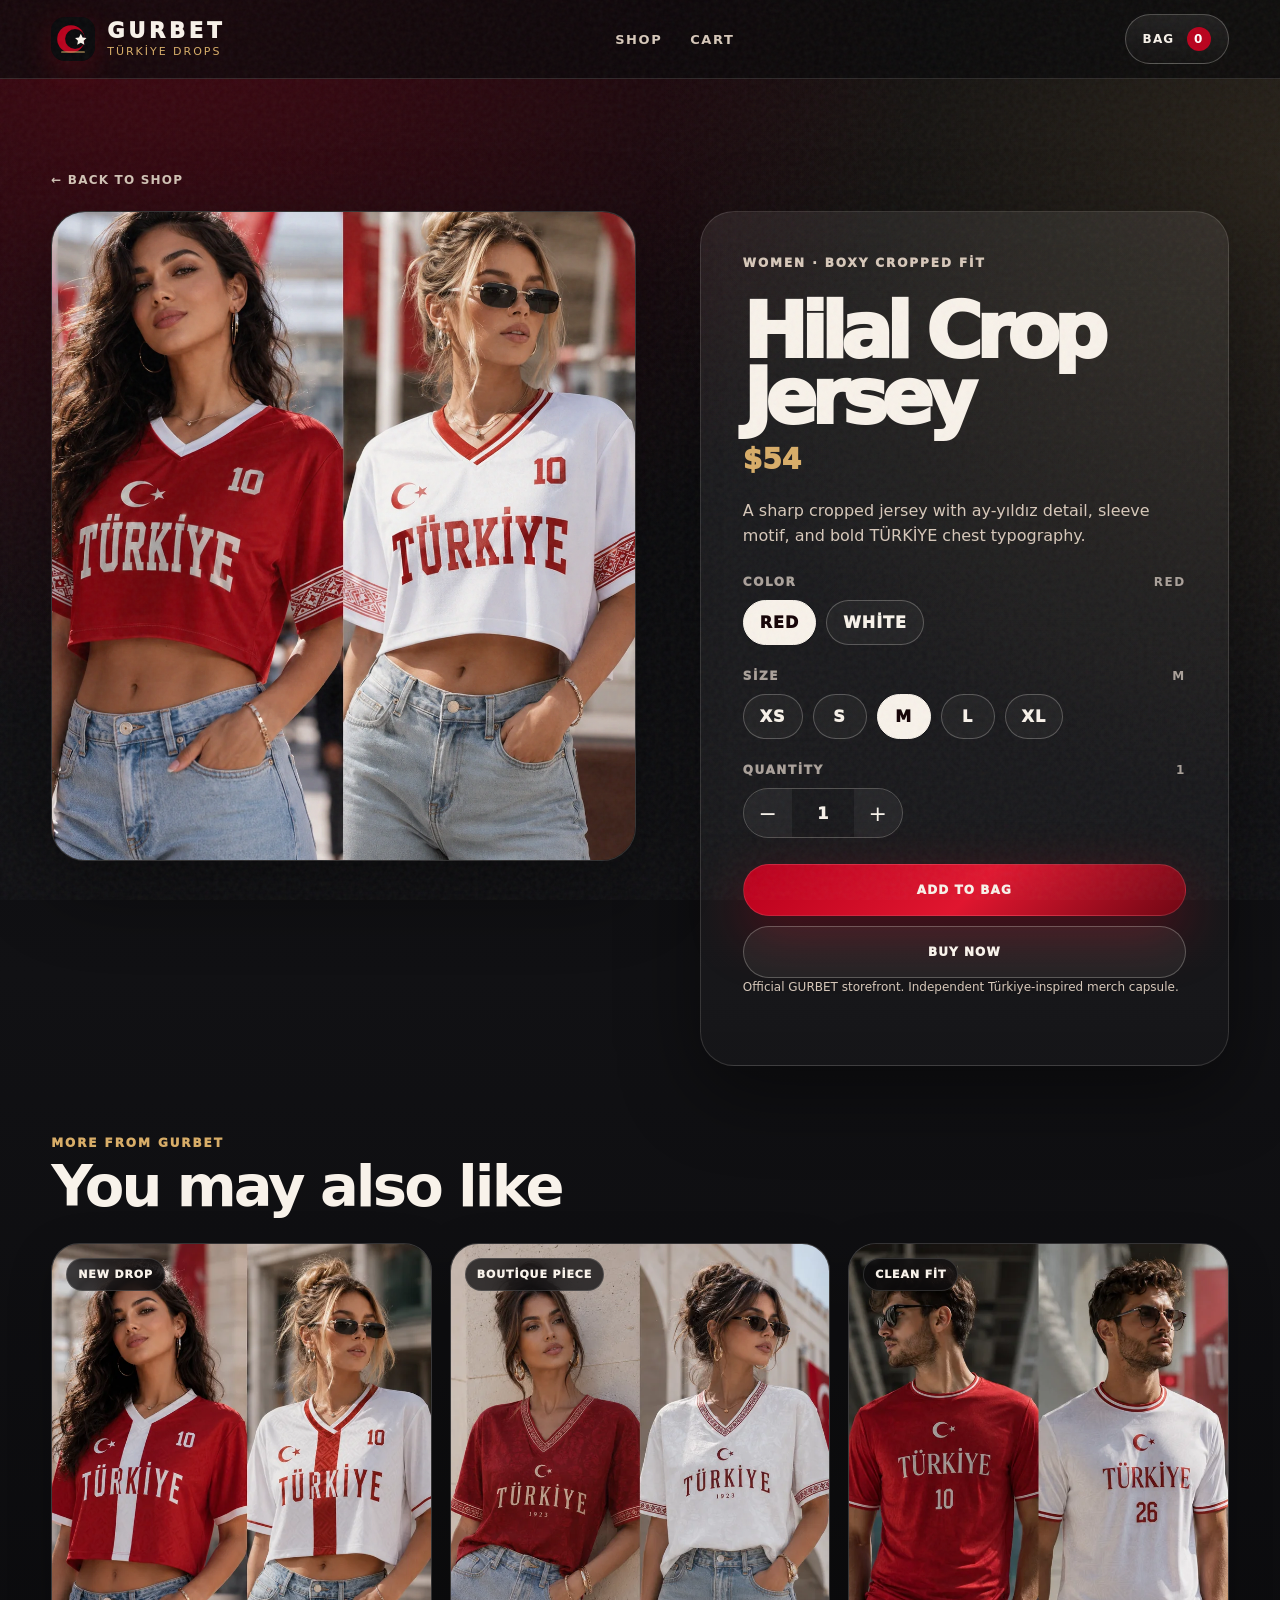
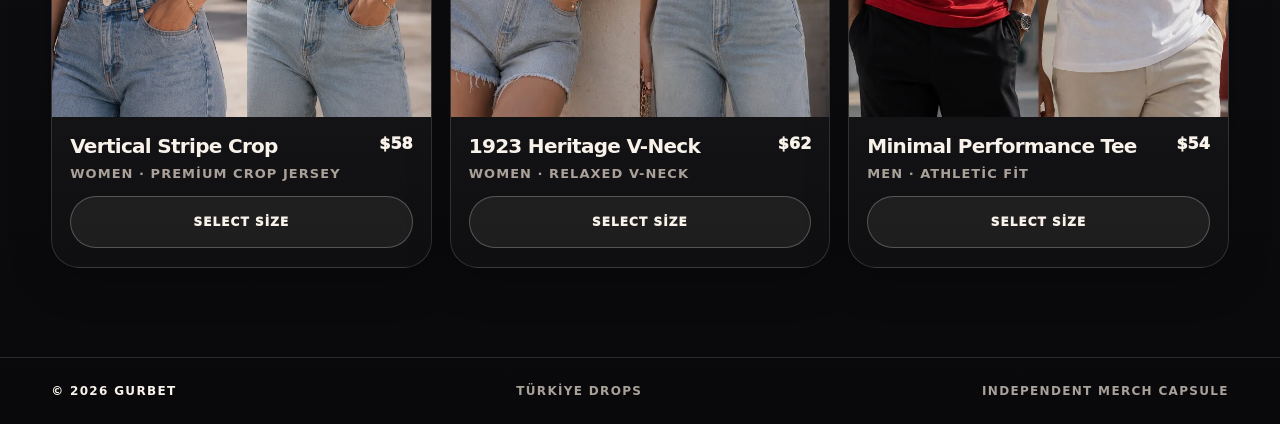
<file: gurbet_official_store/product.html>
<!doctype html>
<html lang="tr">
<head>
  <meta charset="utf-8" />
  <meta name="viewport" content="width=device-width, initial-scale=1, viewport-fit=cover" />
  <title>Product | GURBET Türkiye Drops</title>
  <meta name="description" content="Shop GURBET Türkiye Drops product page with size, color, quantity, and add to bag." />
  <meta name="theme-color" content="#09090b" />
  <link rel="icon" href="assets/favicon.ico" sizes="any" />
  <link rel="icon" type="image/svg+xml" href="assets/logo-mark.svg" />
  <link rel="icon" type="image/png" sizes="32x32" href="assets/favicon-32.png" />
  <link rel="icon" type="image/png" sizes="16x16" href="assets/favicon-16.png" />
  <link rel="apple-touch-icon" href="assets/apple-touch-icon.png" />
  <link rel="manifest" href="site.webmanifest" />
  <link rel="stylesheet" href="styles.css" />
</head>
<body data-page="product">
  <div class="noise" aria-hidden="true"></div>
  <header class="site-header">
    <a class="brand" href="index.html" aria-label="GURBET home">
      <img src="assets/logo-mark.svg" alt="" />
      <span><strong>GURBET</strong><small>Türkiye Drops</small></span>
    </a>
    <nav class="nav-links" aria-label="Main navigation">
      <a href="index.html#shop">Shop</a>
      <a href="cart.html">Cart</a>
    </nav>
    <button class="bag-btn" type="button" data-open-cart>Bag <b data-bag-count>0</b></button>
  </header>

  <main class="product-page section">
    <a class="back-link" href="index.html#shop">← Back to shop</a>
    <section class="product-detail" data-product-detail></section>
    <section class="related-wrap">
      <div class="shop-head"><div><p class="eyebrow">More from GURBET</p><h2>You may also like</h2></div></div>
      <div class="product-grid compact" data-related-products></div>
    </section>
  </main>

  <aside class="cart-drawer" data-cart-drawer aria-hidden="true">
    <div class="cart-panel">
      <div class="cart-top">
        <div><p class="eyebrow">GURBET</p><h2>Your bag</h2></div>
        <button class="icon" type="button" data-close-cart aria-label="Close cart">×</button>
      </div>
      <div class="drawer-items" data-cart-items></div>
      <div class="drawer-bottom">
        <div class="subtotal"><span>Subtotal</span><strong data-subtotal>$0</strong></div>
        <a class="btn primary full" href="checkout.html">Checkout</a>
        <a class="btn ghost full" href="cart.html">View cart</a>
      </div>
    </div>
  </aside>

  <footer class="footer"><span>© <span data-year></span> GURBET</span><span>Türkiye Drops</span><span>Independent merch capsule</span></footer>
  <script src="app.js"></script>
</body>
</html>
</file>
<file: styles.css>
:root{
  --bg:#f2ede6;
  --surface:#ffffff;
  --surface-2:#faf6ef;
  --ink:#15110d;
  --muted:#6f665c;
  --soft:#4a423a;
  --cream:#f8f4ee;
  --burgundy:#7a1815;
  --burgundy-2:#5e120f;
  --red:#7a1815;
  --red-2:#5e120f;
  --gold:#b8923f;
  --gold-lt:#d9b86a;
  --line:rgba(21,17,13,.12);
  --line-strong:rgba(21,17,13,.22);
  --shadow:0 22px 60px rgba(74,30,20,.14);
  --radius:26px;
  --font:Inter, ui-sans-serif, system-ui, -apple-system, BlinkMacSystemFont, "Segoe UI", sans-serif;
  --serif:'Playfair Display', Didot, 'Bodoni 72', Georgia, 'Times New Roman', serif;
}
*{box-sizing:border-box}
html{scroll-behavior:smooth}
body{margin:0;background:radial-gradient(circle at 8% -5%,rgba(122,24,21,.10),transparent 36%),radial-gradient(circle at 100% 6%,rgba(184,146,63,.12),transparent 30%),linear-gradient(180deg,#f5f1ea 0%,#f2ede6 46%,#efe9e1 100%);color:var(--ink);font-family:var(--font);overflow-x:hidden}
body.no-scroll{overflow:hidden}
a{color:inherit;text-decoration:none}
button,input,select,textarea{font:inherit;color:inherit}
button{cursor:pointer}
img{max-width:100%;display:block}
.noise{position:fixed;inset:0;z-index:120;pointer-events:none;opacity:.05;background-image:url("data:image/svg+xml,%3Csvg viewBox='0 0 240 240' xmlns='http://www.w3.org/2000/svg'%3E%3Cfilter id='n'%3E%3CfeTurbulence type='fractalNoise' baseFrequency='.78' numOctaves='4' stitchTiles='stitch'/%3E%3C/filter%3E%3Crect width='240' height='240' filter='url(%23n)' opacity='.5'/%3E%3C/svg%3E")}
.site-header{position:sticky;top:0;z-index:80;display:flex;align-items:center;justify-content:space-between;gap:20px;padding:14px clamp(16px,4vw,58px);border-bottom:1px solid var(--line);background:rgba(245,241,234,.82);backdrop-filter:blur(22px)}
.brand{display:flex;align-items:center;gap:12px;min-width:max-content}
.brand img{width:44px;height:44px;border-radius:14px;background:var(--burgundy);box-shadow:0 8px 24px rgba(122,24,21,.18)}
.brand span{display:grid;line-height:1.05}.brand strong{font-family:var(--serif);font-size:24px;letter-spacing:.1em;font-weight:700}.brand small{font-size:11px;color:var(--gold);text-transform:uppercase;letter-spacing:.2em;margin-top:3px;font-weight:700}
.nav-links{display:flex;gap:28px;color:var(--soft);font-size:13px;text-transform:uppercase;letter-spacing:.12em;font-weight:700}.nav-links a:hover{color:var(--burgundy)}
.bag-btn{border:1px solid var(--line-strong);background:var(--surface);border-radius:999px;padding:12px 17px;font-size:12px;text-transform:uppercase;letter-spacing:.1em;font-weight:800}.bag-btn b{display:inline-grid;place-items:center;min-width:24px;height:24px;margin-left:7px;background:var(--burgundy);border-radius:50%;color:var(--cream)}
.section{padding:clamp(42px,7vw,92px) clamp(16px,4vw,58px)}
.hero{min-height:calc(100svh - 73px);display:grid;grid-template-columns:minmax(0,.9fr) minmax(360px,1.1fr);gap:clamp(28px,5vw,80px);align-items:center;padding:clamp(28px,5vw,72px) clamp(16px,4vw,58px)}
.hero-copy{max-width:680px}.hero-logo{width:min(390px,90vw);margin-bottom:24px}
h1{font-family:var(--serif);font-size:clamp(46px,7.6vw,104px);line-height:.96;letter-spacing:-.01em;margin:0 0 20px;font-weight:700;text-wrap:balance}.hero-copy p{font-size:clamp(18px,2vw,23px);line-height:1.45;color:var(--soft);max-width:620px;margin:0 0 28px}.hero-actions{display:flex;gap:14px;flex-wrap:wrap}.btn{display:inline-flex;align-items:center;justify-content:center;min-height:52px;border-radius:999px;padding:0 22px;border:1px solid var(--line-strong);background:var(--surface);font-weight:800;text-transform:uppercase;letter-spacing:.09em;font-size:12px;transition:transform .2s ease, background .2s ease, border-color .2s ease}.btn:hover{transform:translateY(-2px);border-color:var(--burgundy)}.btn.primary{background:linear-gradient(135deg,var(--burgundy),#8f1d18 52%,var(--burgundy-2));border-color:rgba(94,18,15,.4);color:var(--cream);box-shadow:0 18px 44px rgba(122,24,21,.28)}.btn.primary:hover{border-color:var(--burgundy-2)}.btn.ghost{background:rgba(21,17,13,.04)}.btn.full{width:100%;margin-top:10px}.btn:disabled{opacity:.45;cursor:not-allowed;transform:none}
.hero-image{position:relative;display:block;border-radius:36px;overflow:hidden;box-shadow:var(--shadow);border:1px solid var(--line);background:#ece6dc;isolation:isolate}.hero-image:before{content:"";position:absolute;inset:0;background:linear-gradient(180deg,transparent 62%,rgba(0,0,0,.5));z-index:1;pointer-events:none}.hero-image img{width:100%;height:min(76svh,820px);object-fit:cover;transition:transform .8s cubic-bezier(.2,.8,.2,1)}.hero-image:hover img{transform:scale(1.03)}.hero-image span{position:absolute;left:24px;bottom:24px;z-index:2;background:var(--cream);color:var(--burgundy);border-radius:999px;padding:12px 16px;font-size:12px;font-weight:800;text-transform:uppercase;letter-spacing:.1em}
.ticker{overflow:hidden;border-block:1px solid var(--burgundy-2);background:var(--burgundy);color:var(--cream)}.ticker div{display:flex;width:max-content;gap:34px;align-items:center;padding:13px 0;animation:ticker 28s linear infinite}.ticker span{font-size:13px;font-weight:800;letter-spacing:.16em;text-transform:uppercase;white-space:nowrap}.ticker span:after{content:"•";margin-left:34px;color:var(--gold-lt)}@keyframes ticker{to{transform:translateX(-50%)}}
.shop-head{display:flex;align-items:end;justify-content:space-between;gap:20px;margin-bottom:28px}.eyebrow{margin:0 0 9px;color:var(--gold);font-size:12px;font-weight:800;letter-spacing:.18em;text-transform:uppercase}.shop-head h2,.page-title h1,.related-wrap h2,.cart-top h2,.order-summary h2{font-family:var(--serif);margin:0;font-size:clamp(30px,4.5vw,58px);letter-spacing:-.01em;line-height:1.02;font-weight:700}.filters{display:flex;gap:10px;flex-wrap:wrap;justify-content:flex-end}.filter{border:1px solid var(--line);background:var(--surface);padding:12px 15px;border-radius:999px;text-transform:uppercase;letter-spacing:.09em;font-size:11px;font-weight:800}.filter.active{background:var(--burgundy);color:var(--cream);border-color:var(--burgundy)}
.product-grid{display:grid;grid-template-columns:repeat(3,minmax(0,1fr));gap:18px}.product-grid.compact{grid-template-columns:repeat(3,minmax(0,1fr))}.product-card{position:relative;display:block;background:var(--surface);border:1px solid var(--line);border-radius:28px;overflow:hidden;box-shadow:0 12px 34px rgba(74,30,20,.08);transition:transform .25s ease,border-color .25s ease,box-shadow .25s ease}.product-card:hover{transform:translateY(-6px);border-color:rgba(122,24,21,.4);box-shadow:0 26px 56px rgba(74,30,20,.16)}.product-img{aspect-ratio:4/5;overflow:hidden;background:#ece6dc}.product-img img{width:100%;height:100%;object-fit:cover;transition:transform .6s cubic-bezier(.2,.8,.2,1)}.product-card:hover .product-img img{transform:scale(1.04)}.product-meta{padding:17px 18px 19px}.product-meta-row{display:flex;justify-content:space-between;align-items:flex-start;gap:14px}.product-meta h3{font-family:var(--serif);margin:0;font-size:23px;letter-spacing:-.01em;font-weight:700}.product-meta p{margin:8px 0 0;color:var(--muted);font-size:13px;text-transform:uppercase;letter-spacing:.08em;font-weight:700}.price{font-weight:800;color:var(--ink);font-size:16px}.tag{position:absolute;top:14px;left:14px;z-index:2;background:rgba(21,17,13,.72);backdrop-filter:blur(14px);border:1px solid rgba(248,244,238,.18);color:var(--cream);padding:9px 11px;border-radius:999px;font-size:11px;text-transform:uppercase;letter-spacing:.08em;font-weight:800}.quick{margin-top:15px;width:100%}
.back-link{display:inline-flex;margin-bottom:24px;color:var(--soft);font-weight:700;text-transform:uppercase;letter-spacing:.1em;font-size:12px}.back-link:hover{color:var(--burgundy)}.product-detail{display:grid;grid-template-columns:minmax(330px,1.05fr) minmax(310px,.95fr);gap:clamp(26px,5vw,70px);align-items:start}.detail-media{position:sticky;top:92px;border-radius:34px;overflow:hidden;background:#ece6dc;border:1px solid var(--line);box-shadow:var(--shadow)}.detail-media img{width:100%;height:min(72svh,790px);object-fit:cover}.detail-copy{background:var(--surface);border:1px solid var(--line);border-radius:34px;padding:clamp(22px,4vw,42px);box-shadow:var(--shadow)}.detail-copy h1{font-family:var(--serif);font-size:clamp(42px,5.6vw,80px);line-height:1;margin-bottom:12px}.detail-price{font-size:28px;font-weight:800;color:var(--burgundy);margin-bottom:22px}.detail-copy p{color:var(--soft);line-height:1.6;margin:0 0 26px}.option-block{margin:24px 0}.option-title{display:flex;justify-content:space-between;align-items:center;margin-bottom:11px;font-size:12px;color:var(--muted);letter-spacing:.13em;text-transform:uppercase;font-weight:800}.chips{display:flex;flex-wrap:wrap;gap:10px}.chip{min-width:54px;border:1px solid var(--line-strong);background:var(--surface);border-radius:999px;padding:12px 16px;font-weight:800;text-transform:uppercase;letter-spacing:.06em}.chip.active{background:var(--ink);color:var(--cream);border-color:var(--ink)}.qty{display:flex;align-items:center;width:max-content;border:1px solid var(--line-strong);border-radius:999px;overflow:hidden}.qty button{width:48px;height:48px;border:0;background:rgba(21,17,13,.04);font-size:22px}.qty input{width:62px;height:48px;border:0;text-align:center;background:transparent;font-weight:800}.product-actions{display:grid;grid-template-columns:1fr;gap:10px;margin-top:26px}.micro{font-size:12px;color:var(--muted);line-height:1.5;margin-top:16px}.related-wrap{margin-top:70px}
.cart-drawer{position:fixed;inset:0;z-index:110;display:none;background:rgba(21,17,13,.42);backdrop-filter:blur(8px)}.cart-drawer.open{display:block}.cart-panel{position:absolute;right:0;top:0;bottom:0;width:min(480px,100%);background:var(--surface-2);border-left:1px solid var(--line);box-shadow:var(--shadow);padding:22px;display:flex;flex-direction:column}.cart-top{display:flex;justify-content:space-between;align-items:start;gap:20px;border-bottom:1px solid var(--line);padding-bottom:18px}.cart-top h2{font-family:var(--serif);font-size:34px;font-weight:700}.icon{border:1px solid var(--line);background:rgba(21,17,13,.04);width:44px;height:44px;border-radius:50%;font-size:28px;line-height:1}.drawer-items{flex:1;overflow:auto;padding:18px 0}.cart-item{display:grid;grid-template-columns:84px 1fr auto;gap:14px;align-items:center;padding:14px 0;border-bottom:1px solid var(--line)}.cart-item img{width:84px;height:96px;object-fit:cover;border-radius:16px}.cart-item h4{margin:0 0 6px;font-size:15px}.cart-item p{margin:0;color:var(--muted);font-size:12px;line-height:1.5}.remove{border:0;background:transparent;color:var(--soft);font-size:12px;text-decoration:underline}.drawer-bottom{border-top:1px solid var(--line);padding-top:18px}.subtotal{display:flex;justify-content:space-between;align-items:center;gap:14px;margin-bottom:8px}.subtotal span{color:var(--muted);text-transform:uppercase;letter-spacing:.1em;font-size:12px;font-weight:800}.subtotal strong{font-size:24px}.subtotal.big{border-top:1px solid var(--line);padding-top:18px;margin-top:18px}.empty{color:var(--muted);line-height:1.6;padding:20px;border:1px solid var(--line);border-radius:20px;background:var(--surface)}
.page-title{margin-bottom:30px}.cart-layout,.checkout-layout{display:grid;grid-template-columns:minmax(0,1fr) 380px;gap:24px;align-items:start}.cart-list,.order-summary,.checkout-form{background:var(--surface);border:1px solid var(--line);border-radius:30px;padding:22px;box-shadow:0 12px 34px rgba(74,30,20,.07)}.cart-page-item{display:grid;grid-template-columns:124px 1fr auto;gap:18px;align-items:center;padding:18px 0;border-bottom:1px solid var(--line)}.cart-page-item:first-child{padding-top:0}.cart-page-item img{width:124px;height:148px;object-fit:cover;border-radius:20px}.cart-page-item h3{font-family:var(--serif);margin:0 0 8px;font-size:22px;font-weight:700}.cart-controls{display:flex;align-items:center;gap:10px;flex-wrap:wrap;margin-top:12px}.small-btn{border:1px solid var(--line);background:var(--surface);border-radius:999px;padding:8px 12px;font-size:12px;font-weight:800}.order-summary{position:sticky;top:94px}.order-summary p{color:var(--muted);line-height:1.55}.checkout-form{display:grid;gap:15px}.checkout-form label{display:grid;gap:8px;color:var(--soft);font-size:12px;font-weight:800;text-transform:uppercase;letter-spacing:.1em}.checkout-form input,.checkout-form textarea{width:100%;border:1px solid var(--line-strong);border-radius:18px;background:var(--surface-2);padding:15px 16px;color:var(--ink);outline:none}.checkout-form input:focus,.checkout-form textarea:focus{border-color:var(--burgundy)}.checkout-item{display:grid;grid-template-columns:58px 1fr auto;gap:12px;align-items:center;border-bottom:1px solid var(--line);padding:12px 0}.checkout-item img{width:58px;height:68px;object-fit:cover;border-radius:12px}.checkout-item h4{margin:0 0 4px;font-size:14px}.checkout-item p{margin:0;font-size:12px;color:var(--muted)}.toast{position:fixed;left:50%;bottom:24px;z-index:150;transform:translateX(-50%) translateY(20px);opacity:0;background:var(--ink);color:var(--cream);border-radius:999px;padding:14px 18px;font-weight:800;box-shadow:0 14px 44px rgba(0,0,0,.32);transition:opacity .22s ease,transform .22s ease}.toast.show{opacity:1;transform:translateX(-50%) translateY(0)}
.footer{display:flex;justify-content:space-between;gap:18px;flex-wrap:wrap;padding:26px clamp(16px,4vw,58px);border-top:1px solid var(--line);color:var(--muted);font-size:12px;text-transform:uppercase;letter-spacing:.11em;font-weight:700}.footer span:first-child{color:var(--ink)}
@media (max-width:980px){.hero{grid-template-columns:1fr;min-height:auto}.hero-image img{height:auto}.product-grid,.product-grid.compact{grid-template-columns:repeat(2,minmax(0,1fr))}.product-detail,.cart-layout,.checkout-layout{grid-template-columns:1fr}.detail-media,.order-summary{position:relative;top:auto}.nav-links{display:none}}
@media (max-width:640px){.site-header{padding:12px 14px}.brand strong{font-size:18px}.brand small{font-size:9px}.brand img{width:38px;height:38px}.bag-btn{padding:10px 12px}.hero,.section{padding-inline:14px}.hero{padding-top:28px}.hero-copy p{font-size:16px}.hero-actions{display:grid}.btn{width:100%}h1{font-size:52px}.shop-head{display:block}.filters{margin-top:18px;justify-content:flex-start}.product-grid,.product-grid.compact{grid-template-columns:1fr}.product-detail{gap:18px}.detail-copy{padding:20px;border-radius:24px}.detail-copy h1{font-size:42px}.cart-page-item{grid-template-columns:86px 1fr}.cart-page-item img{width:86px;height:108px}.cart-page-item .line-total{grid-column:2}.cart-item{grid-template-columns:72px 1fr}.cart-item img{width:72px;height:86px}.cart-item .remove{grid-column:2;width:max-content}.footer{display:grid}.ticker div{animation-duration:18s}.hero-image{border-radius:24px}}

/* ---- iPhone / touch optimization pass ---- */
html{-webkit-text-size-adjust:100%;text-size-adjust:100%}
*{-webkit-tap-highlight-color:transparent}
.btn,.bag-btn,.filter,.chip,.qty button,.small-btn,.icon,.remove,a,button{touch-action:manipulation}
/* iOS auto-zooms any focused input below 16px — pin form + qty fields to 16px */
.checkout-form input,.checkout-form textarea,.qty input{font-size:16px}
/* Respect the notch + home indicator (needs viewport-fit=cover, set in HTML) */
@supports(padding:max(0px)){
  .site-header{
    padding-top:max(14px,env(safe-area-inset-top));
    padding-left:max(clamp(16px,4vw,58px),env(safe-area-inset-left));
    padding-right:max(clamp(16px,4vw,58px),env(safe-area-inset-right));
  }
  .footer{padding-bottom:max(26px,calc(env(safe-area-inset-bottom) + 16px))}
  .cart-panel{
    padding-top:max(22px,env(safe-area-inset-top));
    padding-bottom:max(22px,calc(env(safe-area-inset-bottom) + 10px));
  }
  .toast{bottom:max(24px,calc(env(safe-area-inset-bottom) + 14px))}
}
/* Very small phones (iPhone SE / Mini) */
@media (max-width:380px){
  h1{font-size:44px}
  .hero-copy p{font-size:15px}
  .brand strong{font-size:16px;letter-spacing:.08em}
  .nav-links{display:none}
}
@media (prefers-reduced-motion:reduce){
  *{animation-duration:.001ms!important;animation-iteration-count:1!important;scroll-behavior:auto!important;transition-duration:.001ms!important}
}
</file>
<file: gurbet_official_store/styles.css>
:root{
  --bg:#09090b;
  --panel:#111114;
  --panel-2:#17171b;
  --cream:#f8f2ea;
  --muted:#aaa19a;
  --soft:#d7c8ba;
  --red:#b9001c;
  --red-2:#710714;
  --gold:#d8ad68;
  --line:rgba(248,242,234,.14);
  --line-strong:rgba(248,242,234,.26);
  --shadow:0 26px 80px rgba(0,0,0,.45);
  --radius:26px;
  --font:Inter, ui-sans-serif, system-ui, -apple-system, BlinkMacSystemFont, "Segoe UI", sans-serif;
}
*{box-sizing:border-box}
html{scroll-behavior:smooth}
body{margin:0;background:radial-gradient(circle at 10% -5%,rgba(185,0,28,.35),transparent 34%),radial-gradient(circle at 100% 8%,rgba(216,173,104,.14),transparent 28%),linear-gradient(180deg,#08080a 0%,#111114 48%,#09090b 100%);color:var(--cream);font-family:var(--font);overflow-x:hidden}
body.no-scroll{overflow:hidden}
a{color:inherit;text-decoration:none}
button,input,select,textarea{font:inherit;color:inherit}
button{cursor:pointer}
img{max-width:100%;display:block}
.noise{position:fixed;inset:0;z-index:120;pointer-events:none;opacity:.11;background-image:url("data:image/svg+xml,%3Csvg viewBox='0 0 240 240' xmlns='http://www.w3.org/2000/svg'%3E%3Cfilter id='n'%3E%3CfeTurbulence type='fractalNoise' baseFrequency='.78' numOctaves='4' stitchTiles='stitch'/%3E%3C/filter%3E%3Crect width='240' height='240' filter='url(%23n)' opacity='.5'/%3E%3C/svg%3E")}
.site-header{position:sticky;top:0;z-index:80;display:flex;align-items:center;justify-content:space-between;gap:20px;padding:14px clamp(16px,4vw,58px);border-bottom:1px solid var(--line);background:rgba(9,9,11,.72);backdrop-filter:blur(22px)}
.brand{display:flex;align-items:center;gap:12px;min-width:max-content}
.brand img{width:44px;height:44px;border-radius:14px;box-shadow:0 10px 30px rgba(185,0,28,.25)}
.brand span{display:grid;line-height:1.05}.brand strong{font-size:21px;letter-spacing:.18em;font-weight:950}.brand small{font-size:11px;color:var(--gold);text-transform:uppercase;letter-spacing:.18em;margin-top:4px}
.nav-links{display:flex;gap:28px;color:var(--soft);font-size:13px;text-transform:uppercase;letter-spacing:.12em;font-weight:850}.nav-links a:hover{color:var(--cream)}
.bag-btn{border:1px solid var(--line-strong);background:linear-gradient(180deg,rgba(255,255,255,.08),rgba(255,255,255,.02));border-radius:999px;padding:12px 17px;font-size:12px;text-transform:uppercase;letter-spacing:.1em;font-weight:900}.bag-btn b{display:inline-grid;place-items:center;min-width:24px;height:24px;margin-left:7px;background:var(--red);border-radius:50%;color:#fff}
.section{padding:clamp(42px,7vw,92px) clamp(16px,4vw,58px)}
.hero{min-height:calc(100svh - 73px);display:grid;grid-template-columns:minmax(0,.9fr) minmax(360px,1.1fr);gap:clamp(28px,5vw,80px);align-items:center;padding:clamp(28px,5vw,72px) clamp(16px,4vw,58px)}
.hero-copy{max-width:680px}.hero-logo{width:min(390px,90vw);margin-bottom:28px;border-radius:28px;box-shadow:var(--shadow)}
h1{font-size:clamp(48px,8vw,110px);line-height:.86;letter-spacing:-.085em;margin:0 0 20px;font-weight:950;text-wrap:balance}.hero-copy p{font-size:clamp(18px,2vw,23px);line-height:1.45;color:var(--soft);max-width:620px;margin:0 0 28px}.hero-actions{display:flex;gap:14px;flex-wrap:wrap}.btn{display:inline-flex;align-items:center;justify-content:center;min-height:52px;border-radius:999px;padding:0 22px;border:1px solid var(--line-strong);background:rgba(255,255,255,.05);font-weight:950;text-transform:uppercase;letter-spacing:.09em;font-size:12px;transition:transform .2s ease, background .2s ease, border-color .2s ease}.btn:hover{transform:translateY(-2px);border-color:rgba(248,242,234,.46)}.btn.primary{background:linear-gradient(135deg,var(--red),#e0162f 52%,var(--red-2));border-color:rgba(255,255,255,.12);box-shadow:0 18px 54px rgba(185,0,28,.36)}.btn.ghost{background:rgba(248,242,234,.06)}.btn.full{width:100%;margin-top:10px}.btn:disabled{opacity:.45;cursor:not-allowed;transform:none}
.hero-image{position:relative;display:block;border-radius:36px;overflow:hidden;box-shadow:var(--shadow);border:1px solid var(--line);background:#161618;isolation:isolate}.hero-image:before{content:"";position:absolute;inset:0;background:linear-gradient(180deg,transparent 62%,rgba(0,0,0,.58));z-index:1;pointer-events:none}.hero-image img{width:100%;height:min(76svh,820px);object-fit:cover;transition:transform .8s cubic-bezier(.2,.8,.2,1)}.hero-image:hover img{transform:scale(1.03)}.hero-image span{position:absolute;left:24px;bottom:24px;z-index:2;background:rgba(248,242,234,.92);color:#160308;border-radius:999px;padding:12px 16px;font-size:12px;font-weight:950;text-transform:uppercase;letter-spacing:.1em}
.ticker{overflow:hidden;border-block:1px solid var(--line);background:#f8f2ea;color:#160308}.ticker div{display:flex;width:max-content;gap:34px;align-items:center;padding:13px 0;animation:ticker 28s linear infinite}.ticker span{font-size:13px;font-weight:950;letter-spacing:.16em;text-transform:uppercase;white-space:nowrap}.ticker span:after{content:"•";margin-left:34px;color:var(--red)}@keyframes ticker{to{transform:translateX(-50%)}}
.shop-head{display:flex;align-items:end;justify-content:space-between;gap:20px;margin-bottom:28px}.eyebrow{margin:0 0 9px;color:var(--gold);font-size:12px;font-weight:950;letter-spacing:.16em;text-transform:uppercase}.shop-head h2,.page-title h1,.related-wrap h2,.cart-top h2,.order-summary h2{margin:0;font-size:clamp(30px,4.5vw,58px);letter-spacing:-.05em;line-height:.96}.filters{display:flex;gap:10px;flex-wrap:wrap;justify-content:flex-end}.filter{border:1px solid var(--line);background:rgba(255,255,255,.04);padding:12px 15px;border-radius:999px;text-transform:uppercase;letter-spacing:.09em;font-size:11px;font-weight:950}.filter.active{background:var(--cream);color:#100307;border-color:var(--cream)}
.product-grid{display:grid;grid-template-columns:repeat(3,minmax(0,1fr));gap:18px}.product-grid.compact{grid-template-columns:repeat(3,minmax(0,1fr))}.product-card{position:relative;display:block;background:linear-gradient(180deg,rgba(255,255,255,.075),rgba(255,255,255,.025));border:1px solid var(--line);border-radius:28px;overflow:hidden;box-shadow:0 12px 44px rgba(0,0,0,.22);transition:transform .25s ease,border-color .25s ease,box-shadow .25s ease}.product-card:hover{transform:translateY(-6px);border-color:rgba(248,242,234,.32);box-shadow:0 26px 70px rgba(0,0,0,.32)}.product-img{aspect-ratio:4/5;overflow:hidden;background:#151516}.product-img img{width:100%;height:100%;object-fit:cover;transition:transform .6s cubic-bezier(.2,.8,.2,1)}.product-card:hover .product-img img{transform:scale(1.04)}.product-meta{padding:17px 18px 19px}.product-meta-row{display:flex;justify-content:space-between;align-items:flex-start;gap:14px}.product-meta h3{margin:0;font-size:20px;letter-spacing:-.035em}.product-meta p{margin:8px 0 0;color:var(--muted);font-size:13px;text-transform:uppercase;letter-spacing:.08em;font-weight:800}.price{font-weight:950;color:var(--cream);font-size:16px}.tag{position:absolute;top:14px;left:14px;z-index:2;background:rgba(9,9,11,.74);backdrop-filter:blur(14px);border:1px solid rgba(255,255,255,.14);color:var(--cream);padding:9px 11px;border-radius:999px;font-size:11px;text-transform:uppercase;letter-spacing:.08em;font-weight:950}.quick{margin-top:15px;width:100%}
.back-link{display:inline-flex;margin-bottom:24px;color:var(--soft);font-weight:850;text-transform:uppercase;letter-spacing:.1em;font-size:12px}.product-detail{display:grid;grid-template-columns:minmax(330px,1.05fr) minmax(310px,.95fr);gap:clamp(26px,5vw,70px);align-items:start}.detail-media{position:sticky;top:92px;border-radius:34px;overflow:hidden;background:#121214;border:1px solid var(--line);box-shadow:var(--shadow)}.detail-media img{width:100%;height:min(72svh,790px);object-fit:cover}.detail-copy{background:linear-gradient(180deg,rgba(255,255,255,.075),rgba(255,255,255,.025));border:1px solid var(--line);border-radius:34px;padding:clamp(22px,4vw,42px);box-shadow:var(--shadow)}.detail-copy h1{font-size:clamp(44px,6vw,86px);margin-bottom:12px}.detail-price{font-size:28px;font-weight:950;color:var(--gold);margin-bottom:22px}.detail-copy p{color:var(--soft);line-height:1.6;margin:0 0 26px}.option-block{margin:24px 0}.option-title{display:flex;justify-content:space-between;align-items:center;margin-bottom:11px;font-size:12px;color:var(--muted);letter-spacing:.13em;text-transform:uppercase;font-weight:950}.chips{display:flex;flex-wrap:wrap;gap:10px}.chip{min-width:54px;border:1px solid var(--line-strong);background:rgba(255,255,255,.04);border-radius:999px;padding:12px 16px;font-weight:950;text-transform:uppercase;letter-spacing:.06em}.chip.active{background:var(--cream);color:#130205;border-color:var(--cream)}.qty{display:flex;align-items:center;width:max-content;border:1px solid var(--line-strong);border-radius:999px;overflow:hidden}.qty button{width:48px;height:48px;border:0;background:rgba(255,255,255,.05);font-size:22px}.qty input{width:62px;height:48px;border:0;text-align:center;background:transparent;font-weight:950}.product-actions{display:grid;grid-template-columns:1fr;gap:10px;margin-top:26px}.micro{font-size:12px;color:var(--muted);line-height:1.5;margin-top:16px}.related-wrap{margin-top:70px}
.cart-drawer{position:fixed;inset:0;z-index:110;display:none;background:rgba(0,0,0,.55);backdrop-filter:blur(8px)}.cart-drawer.open{display:block}.cart-panel{position:absolute;right:0;top:0;bottom:0;width:min(480px,100%);background:#0f0f12;border-left:1px solid var(--line);box-shadow:var(--shadow);padding:22px;display:flex;flex-direction:column}.cart-top{display:flex;justify-content:space-between;align-items:start;gap:20px;border-bottom:1px solid var(--line);padding-bottom:18px}.cart-top h2{font-size:34px}.icon{border:1px solid var(--line);background:rgba(255,255,255,.05);width:44px;height:44px;border-radius:50%;font-size:28px;line-height:1}.drawer-items{flex:1;overflow:auto;padding:18px 0}.cart-item{display:grid;grid-template-columns:84px 1fr auto;gap:14px;align-items:center;padding:14px 0;border-bottom:1px solid var(--line)}.cart-item img{width:84px;height:96px;object-fit:cover;border-radius:16px}.cart-item h4{margin:0 0 6px;font-size:15px}.cart-item p{margin:0;color:var(--muted);font-size:12px;line-height:1.5}.remove{border:0;background:transparent;color:var(--soft);font-size:12px;text-decoration:underline}.drawer-bottom{border-top:1px solid var(--line);padding-top:18px}.subtotal{display:flex;justify-content:space-between;align-items:center;gap:14px;margin-bottom:8px}.subtotal span{color:var(--muted);text-transform:uppercase;letter-spacing:.1em;font-size:12px;font-weight:950}.subtotal strong{font-size:24px}.subtotal.big{border-top:1px solid var(--line);padding-top:18px;margin-top:18px}.empty{color:var(--muted);line-height:1.6;padding:20px;border:1px solid var(--line);border-radius:20px;background:rgba(255,255,255,.035)}
.page-title{margin-bottom:30px}.cart-layout,.checkout-layout{display:grid;grid-template-columns:minmax(0,1fr) 380px;gap:24px;align-items:start}.cart-list,.order-summary,.checkout-form{background:linear-gradient(180deg,rgba(255,255,255,.075),rgba(255,255,255,.026));border:1px solid var(--line);border-radius:30px;padding:22px}.cart-page-item{display:grid;grid-template-columns:124px 1fr auto;gap:18px;align-items:center;padding:18px 0;border-bottom:1px solid var(--line)}.cart-page-item:first-child{padding-top:0}.cart-page-item img{width:124px;height:148px;object-fit:cover;border-radius:20px}.cart-page-item h3{margin:0 0 8px;font-size:20px}.cart-controls{display:flex;align-items:center;gap:10px;flex-wrap:wrap;margin-top:12px}.small-btn{border:1px solid var(--line);background:rgba(255,255,255,.04);border-radius:999px;padding:8px 12px;font-size:12px;font-weight:900}.order-summary{position:sticky;top:94px}.order-summary p{color:var(--muted);line-height:1.55}.checkout-form{display:grid;gap:15px}.checkout-form label{display:grid;gap:8px;color:var(--soft);font-size:12px;font-weight:950;text-transform:uppercase;letter-spacing:.1em}.checkout-form input,.checkout-form textarea{width:100%;border:1px solid var(--line);border-radius:18px;background:rgba(255,255,255,.05);padding:15px 16px;color:var(--cream);outline:none}.checkout-form input:focus,.checkout-form textarea:focus{border-color:rgba(248,242,234,.42)}.checkout-item{display:grid;grid-template-columns:58px 1fr auto;gap:12px;align-items:center;border-bottom:1px solid var(--line);padding:12px 0}.checkout-item img{width:58px;height:68px;object-fit:cover;border-radius:12px}.checkout-item h4{margin:0 0 4px;font-size:14px}.checkout-item p{margin:0;font-size:12px;color:var(--muted)}.toast{position:fixed;left:50%;bottom:24px;z-index:150;transform:translateX(-50%) translateY(20px);opacity:0;background:var(--cream);color:#110205;border-radius:999px;padding:14px 18px;font-weight:950;box-shadow:0 14px 44px rgba(0,0,0,.32);transition:opacity .22s ease,transform .22s ease}.toast.show{opacity:1;transform:translateX(-50%) translateY(0)}
.footer{display:flex;justify-content:space-between;gap:18px;flex-wrap:wrap;padding:26px clamp(16px,4vw,58px);border-top:1px solid var(--line);color:var(--muted);font-size:12px;text-transform:uppercase;letter-spacing:.11em;font-weight:900}.footer span:first-child{color:var(--cream)}
@media (max-width:980px){.hero{grid-template-columns:1fr;min-height:auto}.hero-image img{height:auto}.product-grid,.product-grid.compact{grid-template-columns:repeat(2,minmax(0,1fr))}.product-detail,.cart-layout,.checkout-layout{grid-template-columns:1fr}.detail-media,.order-summary{position:relative;top:auto}.nav-links{display:none}}
@media (max-width:640px){.site-header{padding:12px 14px}.brand strong{font-size:16px}.brand small{font-size:9px}.brand img{width:38px;height:38px}.bag-btn{padding:10px 12px}.hero,.section{padding-inline:14px}.hero{padding-top:28px}.hero-logo{border-radius:20px}.hero-copy p{font-size:16px}.hero-actions{display:grid}.btn{width:100%}h1{font-size:54px}.shop-head{display:block}.filters{margin-top:18px;justify-content:flex-start}.product-grid,.product-grid.compact{grid-template-columns:1fr}.product-detail{gap:18px}.detail-copy{padding:20px;border-radius:24px}.detail-copy h1{font-size:42px}.cart-page-item{grid-template-columns:86px 1fr}.cart-page-item img{width:86px;height:108px}.cart-page-item .line-total{grid-column:2}.cart-item{grid-template-columns:72px 1fr}.cart-item img{width:72px;height:86px}.cart-item .remove{grid-column:2;width:max-content}.footer{display:grid}.ticker div{animation-duration:18s}.hero-image{border-radius:24px}}

/* ---- iPhone / touch optimization pass ---- */
html{-webkit-text-size-adjust:100%;text-size-adjust:100%}
*{-webkit-tap-highlight-color:transparent}
.btn,.bag-btn,.filter,.chip,.qty button,.small-btn,.icon,.remove,a,button{touch-action:manipulation}
/* iOS auto-zooms any focused input below 16px — pin form + qty fields to 16px */
.checkout-form input,.checkout-form textarea,.qty input{font-size:16px}
/* Respect the notch + home indicator (needs viewport-fit=cover, set in HTML) */
@supports(padding:max(0px)){
  .site-header{
    padding-top:max(14px,env(safe-area-inset-top));
    padding-left:max(clamp(16px,4vw,58px),env(safe-area-inset-left));
    padding-right:max(clamp(16px,4vw,58px),env(safe-area-inset-right));
  }
  .footer{padding-bottom:max(26px,calc(env(safe-area-inset-bottom) + 16px))}
  .cart-panel{
    padding-top:max(22px,env(safe-area-inset-top));
    padding-bottom:max(22px,calc(env(safe-area-inset-bottom) + 10px));
  }
  .toast{bottom:max(24px,calc(env(safe-area-inset-bottom) + 14px))}
}
/* Very small phones (iPhone SE / Mini) */
@media (max-width:380px){
  h1{font-size:44px}
  .hero-copy p{font-size:15px}
  .brand strong{font-size:15px;letter-spacing:.12em}
  .nav-links{display:none}
}
@media (prefers-reduced-motion:reduce){
  *{animation-duration:.001ms!important;animation-iteration-count:1!important;scroll-behavior:auto!important;transition-duration:.001ms!important}
}
</file>
